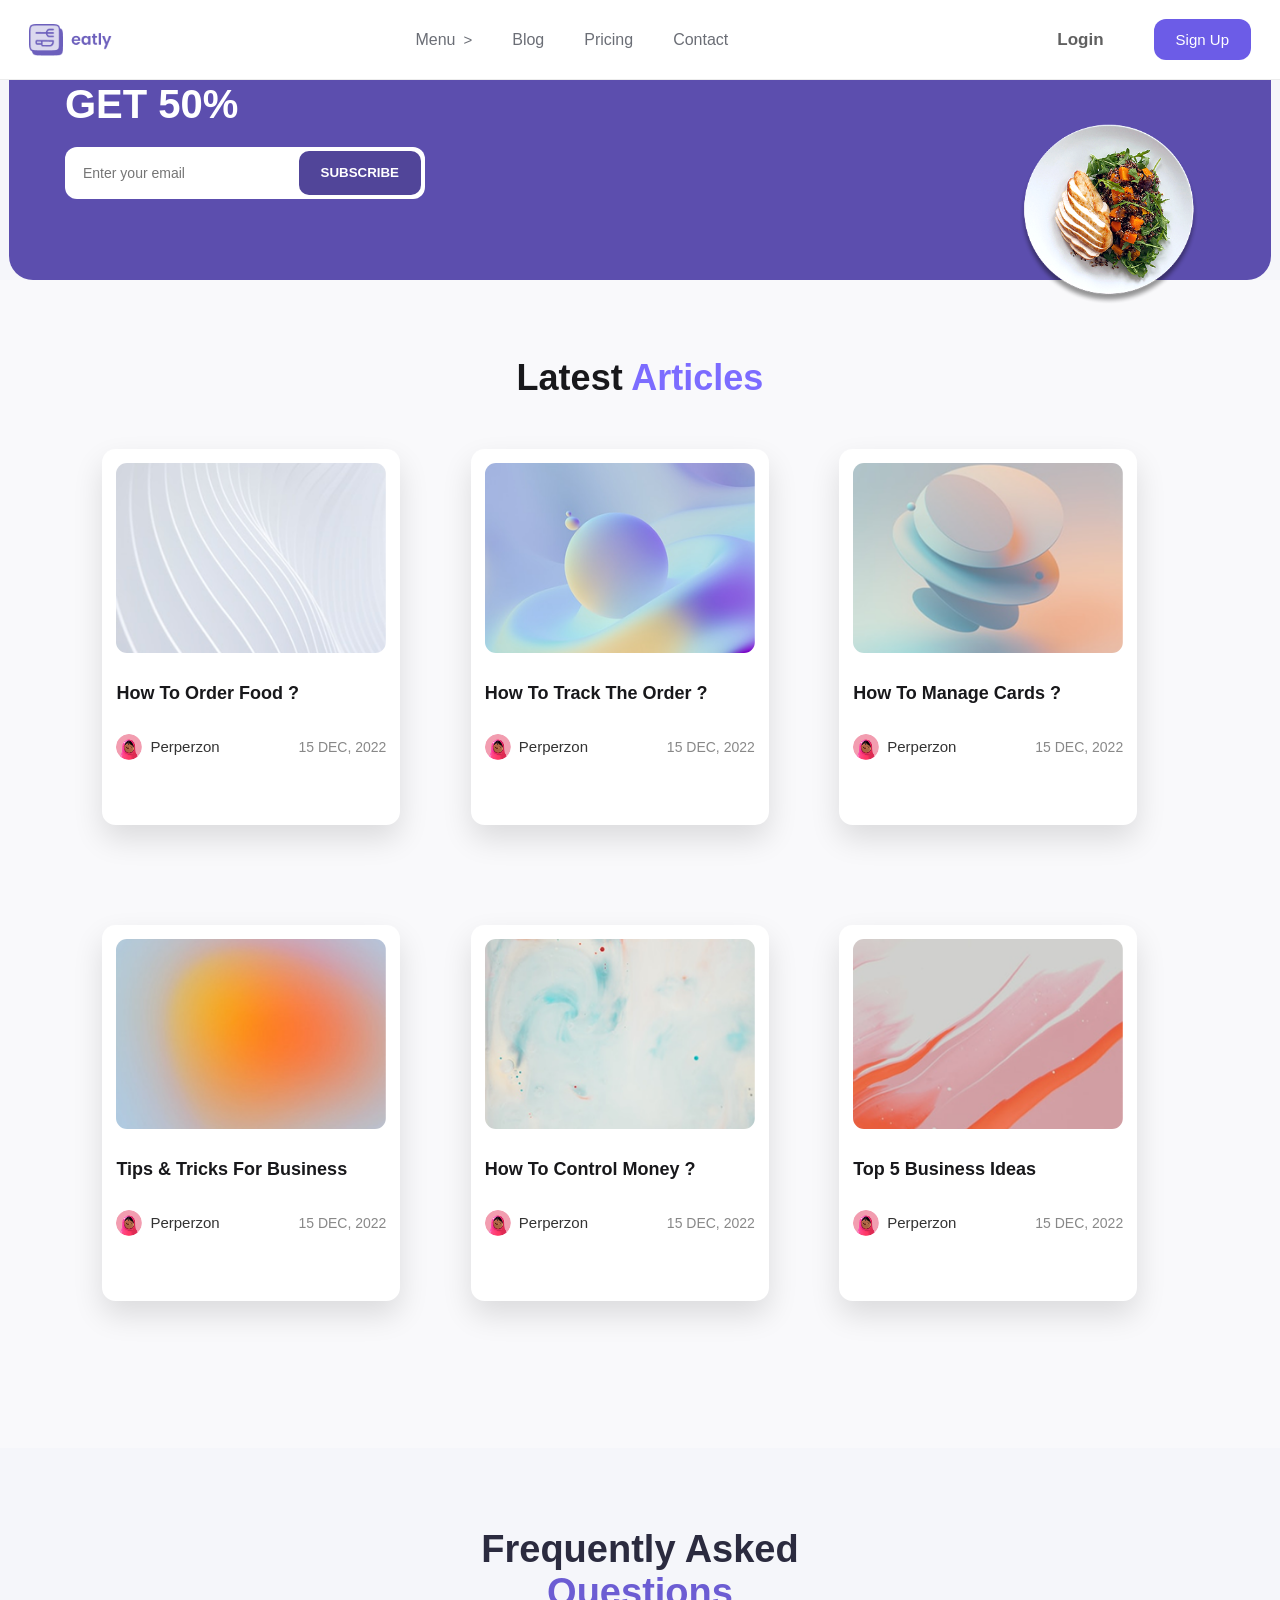
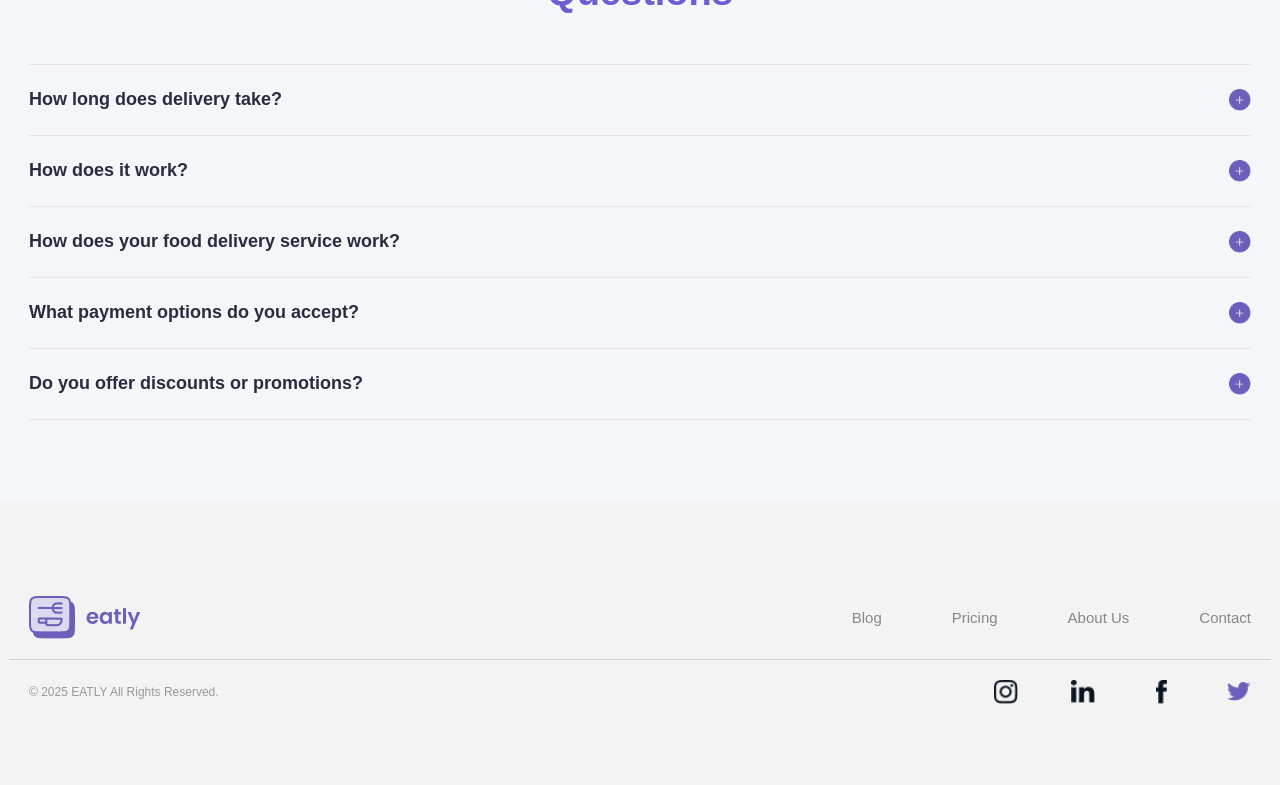
<file: blog.html>
<!DOCTYPE html>
<html lang="en">
<head>
    <meta charset="UTF-8">
    <meta name="viewport" content="width=device-width, initial-scale=1.0">
    <title>Blog</title>
    <link rel="stylesheet" href="./sass/style.css">
    <link rel="icon" href="./assets/images/header/nimadur.png">
</head>
<body>
        <header class="header">
      <div class="container">
        <div class="logo">
          <a href="/">
            <img src="./assets/images/header/eatly-logo copy.png" alt="Logo" />
          </a>
        </div>
        <nav class="nav" id="nav">
          <ul class="nav-list">
            <li class="nav-item dropdown">
              <button class="dropdown-toggle">
                Menu <span class="arrow">&gt;</span>
              </button>
              <ul class="dropdown-menu">
                <li><a href="./menu1.html">Menu 1</a></li>
                <li><a href="./menu2.html">Menu 2</a></li>
                <li><a href="./menu3.html">Menu 3</a></li>
                <li><a href="./blog2.html">Blog 2</a></li>
              </ul>
            </li>
            <li class="nav-item"><a href="./blog.html">Blog</a></li>
            <li class="nav-item"><a href="./pricing.html">Pricing</a></li>
            <li class="nav-item"><a href="./contact.html">Contact</a></li>
          </ul>
         
        </nav>
         
        <div class="auth">
          <a href="./login.html" class="login">Login</a>
          <a href="./sing_up.html" class="signup">Sign Up</a>
        </div>
          <button class="burger-btn">☰</button>
      </div>
       <div class="mobile-menu d-none">
        <ul>
          <li><a href="./menu1.html">Menu 1</a></li>
          <li><a href="./menu2.html">Menu 2</a></li>
          <li><a href="./menu3.html">Menu 3</a></li>
          <li><a href="./blog.html">Blog 1</a></li>
          <li><a href="./blog2.html">Blog 2</a></li>
          <li><a href="./pricing.html">Pricing</a></li>
          <li><a href="./contact.html">Contact</a></li>
        </ul>
        <div class="menu-btn">
          <a href="./login.html" class="login">Login</a>
          <a href="./sing_up.html" class="btn">Sign Up</a>
          
        </div>
      </div>
    </header>
    <main>
        <section class="promo">
        <div class="promo__content">
          <h2>GET 50%</h2>

          <div class="subscribe">
            <input type="email" placeholder="Enter your email" />
            <button>SUBSCRIBE</button>
          </div>
        </div>

        <div class="promo__image">
          <img src="./assets/images/home/tovuqcha.png" alt="Food" />
        </div>
      </section>
     <section class="articles">
  <div class="">
    <h2 class="articles__title">
      Latest <span>Articles</span>
    </h2>

    <div class="articles__grid" id="articlesGrid"></div>
  </div>
</section>

    <section class="faq">
  <div class="faq__container">

    <!-- TITLE -->
    <div class="faq__top">
      <h1 class="faq__title">
        Frequently Asked <br> <span>Questions</span>
      </h1>
    </div>

    <!-- ACCORDION -->
    <div class="faq__accordion">

      <!-- 1 -->
      <div class="faq__item">
        <button class="faq__header">
          <span>How long does delivery take?</span>
          <span class="faq__icons">
            <img src="./assets/images/home-2/plus.png" class="icon-plus" alt="">
            <img src="./assets/images/home-2/minus.png" class="icon-minus" alt="">
          </span>
        </button>
        <div class="faq__body">
          <p>You Can Get Information By Contacting Our Support Team Have 24/7 Service. <br> What’s The Difference Between Free And Paid Plan ?</p>
        </div>
      </div>

      <!-- 2 -->
      <div class="faq__item">
        <button class="faq__header">
          <span>How does it work?</span>
          <span class="faq__icons">
            <img src="./assets/images/home-2/plus.png" class="icon-plus" alt="">
            <img src="./assets/images/home-2/minus.png" class="icon-minus" alt="">
          </span>
        </button>
        <div class="faq__body">
          <p>Using our service is simple and fast. First, choose your favorite restaurant
and select  the food  you want to order. <br>  Then place your order and complete
the payment. Once confirmed,  the restaurant  prepares  your food and our courier
delivers it straight to your door.</p>
        </div>
      </div>

      <!-- 3 -->
      <div class="faq__item">
        <button class="faq__header">
          <span>How does your food delivery service work?</span>
          <span class="faq__icons">
            <img src="./assets/images/home-2/plus.png" class="icon-plus" alt="">
            <img src="./assets/images/home-2/minus.png" class="icon-minus" alt="">
          </span>
        </button>
        <div class="faq__body">
          <p>Our food delivery service connects customers with trusted local restaurants.
After you place an order, the restaurant starts preparing your food immediately. <br>
Once ready, a nearby courier picks it up and delivers it to you as quickly as possible,
ensuring your food arrives fresh and hot.</p>
        </div>
      </div>

      <!-- 4 -->
      <div class="faq__item">
        <button class="faq__header">
          <span>What payment options do you accept?</span>
          <span class="faq__icons">
            <img src="./assets/images/home-2/plus.png" class="icon-plus" alt="">
            <img src="./assets/images/home-2/minus.png" class="icon-minus" alt="">
          </span>
        </button>
        <div class="faq__body">
          <p>We support multiple payment options for your convenience. You can pay using
credit or debit cards, online payment systems, or cash upon delivery. <br>
All online transactions are secured with modern encryption technologies
to keep your payment information safe.</p>
        </div>
      </div>

      <!-- 5 -->
      <div class="faq__item">
        <button class="faq__header">
          <span>Do you offer discounts or promotions?</span>
          <span class="faq__icons">
            <img src="./assets/images/home-2/plus.png" class="icon-plus" alt="">
            <img src="./assets/images/home-2/minus.png" class="icon-minus" alt="">
          </span>
        </button>
        <div class="faq__body">
          <p>Yes, we regularly offer discounts, special promotions, and promo codes.
These may include first-order discounts, <br> seasonal offers, or special deals
from partner restaurants. Follow our updates or check the app to never miss
a great deal.</p>
        </div>
      </div>

    </div>
  </div>
</section>

    </main>
     <footer class="footer">
      <!-- Tepadagi content -->
      <div class="footer__content-top container">
        <!-- Chap ustun tepada: faqat logo -->
        <div class="footer__left-top">
          <img
            src="./assets/images/footer/eatly-logo.png"
            alt="Eatly logo"
            class="footer__logo"
          />
        </div>

        <!-- Ong ustun tepada: nav linklar -->
        <div class="footer__right-top">
          <nav class="footer__menu">
           <a href="./blog.html">Blog</a>
            <a href="./pricing.html">Pricing</a>
            <a href="./pricing.html">About Us</a>
            <a href="./contact.html">Contact</a>
          </nav>
        </div>
      </div>

      <!-- O‘rtadagi gorizontal chiziq -->
      <div class="footer__divider container"></div>

      <!-- Pastdagi content -->
      <div class="footer__content-bottom container">
        <!-- Chap ustun pastda: copyright -->
        <div class="footer__left-bottom">
          <p class="footer__copyright">© 2025 EATLY All Rights Reserved.</p>
        </div>

        <!-- Ong ustun pastda: social ikonlar -->
        <div class="footer__right-bottom">
          <div class="footer__socials">
            <a href="https://www.instagram.com/"
              ><img
                src="./assets/images/footer/instagram-logo.png"
                alt="Instagram"
            /></a>
            <a href="https://www.linkedin.com/"
              ><img
                src="./assets/images/footer/Linkedin-logo.png"
                alt="LinkedIn"
            /></a>
            <a href="https://www.facebook.com/"
              ><img
                src="./assets/images/footer/facebook-logo.png"
                alt="Facebook"
            /></a>
            <a href="https://x.com/"
              ><img src="./assets/images/footer/twitter-logo.png" alt="Twitter"
            /></a>
          </div>
        </div>
      </div>
    </footer>
    <script src="./js/blog.js"></script>
    <script src="./js/header.js"></script>
     <script src="./js/menu1.js"></script>
</body>
</html>
</file>
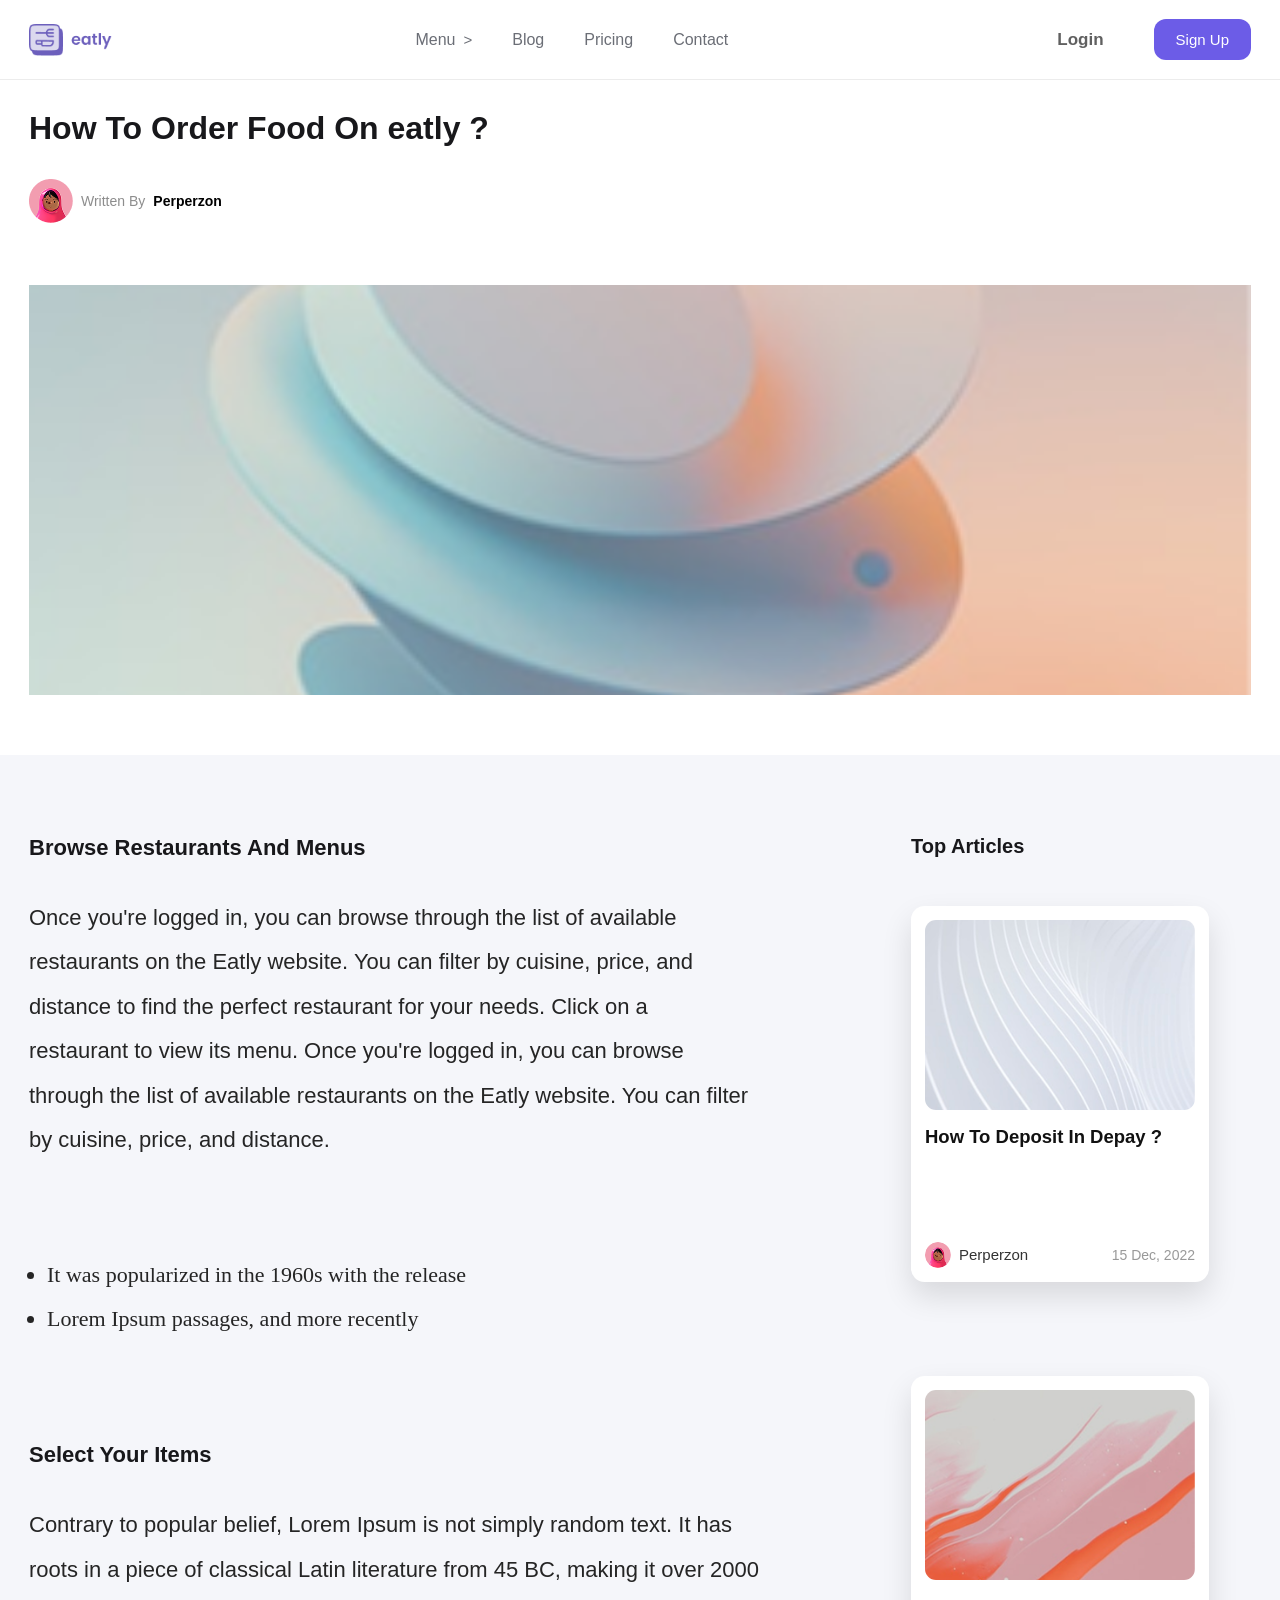
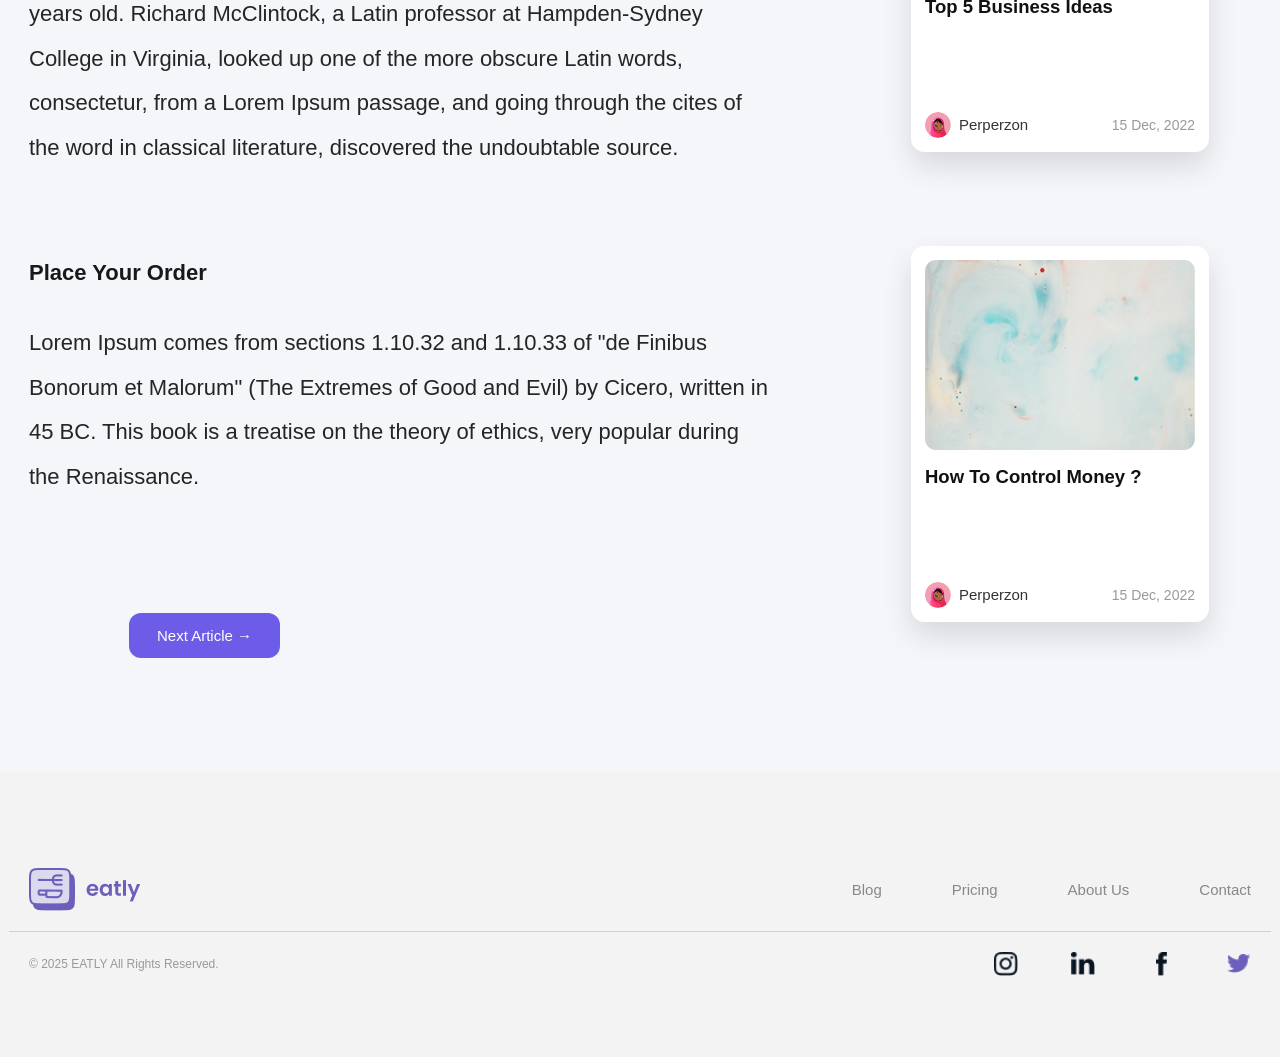
<file: blog2.html>
<!DOCTYPE html>
<html lang="en">
<head>
    <meta charset="UTF-8">
    <meta name="viewport" content="width=device-width, initial-scale=1.0">
    <title>Blog 2</title>
    <link rel="stylesheet" href="./sass/style.css">
    <link rel="icon" href="./assets/images/header/nimadur.png">
</head>
<body>
      <header class="header">
      <div class="container">
        <div class="logo">
          <a href="/">
            <img src="./assets/images/header/eatly-logo copy.png" alt="Logo" />
          </a>
        </div>
        <nav class="nav" id="nav">
          <ul class="nav-list">
            <li class="nav-item dropdown">
              <button class="dropdown-toggle">
                Menu <span class="arrow">&gt;</span>
              </button>
              <ul class="dropdown-menu">
                <li><a href="./menu1.html">Menu 1</a></li>
                <li><a href="./menu2.html">Menu 2</a></li>
                <li><a href="./menu3.html">Menu 3</a></li>
                <li><a href="./blog2.html">Blog 2</a></li>
              </ul>
            </li>
            <li class="nav-item"><a href="./blog.html">Blog</a></li>
            <li class="nav-item"><a href="./pricing.html">Pricing</a></li>
            <li class="nav-item"><a href="./contact.html">Contact</a></li>
          </ul>
         
        </nav>
         
        <div class="auth">
          <a href="./login.html" class="login">Login</a>
          <a href="./sing_up.html" class="signup">Sign Up</a>
        </div>
          <button class="burger-btn">☰</button>
      </div>
       <div class="mobile-menu d-none">
        <ul>
          <li><a href="./menu1.html">Menu 1</a></li>
          <li><a href="./menu2.html">Menu 2</a></li>
          <li><a href="./menu3.html">Menu 3</a></li>
          <li><a href="./blog.html">Blog 1</a></li>
          <li><a href="./blog2.html">Blog 2</a></li>
          <li><a href="./pricing.html">Pricing</a></li>
          <li><a href="./contact.html">Contact</a></li>
        </ul>
        <div class="menu-btn">
          <a href="./login.html" class="login">Login</a>
          <a href="./sing_up.html" class="btn">Sign Up</a>
          
        </div>
      </div>
    </header>
    <main>
        <section class="article-hero">
  <div class="container">

    <h1 class="article-hero__title">
      How To Order Food On eatly ?
    </h1>

    <div class="article-hero__meta">
      <img src="./assets/images/blog/Natasha.png" alt="">
      <span>Written By</span>
      <strong>Perperzon</strong>
    </div>

    <div class="article-hero__image">
      <img src="./assets/images/blog/Naqsh-3.png" alt="">
    </div>

  </div>
</section>
      <section class="article-section">
  <div class="container article-layout">

    <!-- LEFT CONTENT (RASMDAGI TEXTLAR) -->
    <div class="article-text">

      <div class="text-block">
        <h3>Browse Restaurants And Menus</h3>
        <p>
          Once you're logged in, you can browse through the list of available <br> restaurants on the Eatly website. You can filter by cuisine, price, and <br> distance to find the perfect restaurant for your needs. Click on a <br> restaurant to view its menu. Once you're logged in, you can browse <br> through the list of available restaurants on the Eatly website. You can filter <br> by cuisine, price, and distance.
        </p>

        <ul>
          <li>It was popularized in the 1960s with the release</li>
          <li>Lorem Ipsum passages, and more recently</li>
        </ul>
      </div>

      <div class="text-block">
        <h3>Select Your Items</h3>
        <p>
          Contrary to popular belief, Lorem Ipsum is not simply random text. It has <br> roots in a piece of classical Latin literature from 45 BC, making it over 2000 <br> years old. Richard McClintock, a Latin professor at Hampden-Sydney <br> College in Virginia, looked up one of the more obscure Latin words, <br> consectetur, from a Lorem Ipsum passage, and going through the cites of <br> the word in classical literature, discovered the undoubtable source. 
        </p>
      </div>

      <div class="text-block">
        <h3>Place Your Order</h3>
        <p>
          Lorem Ipsum comes from sections 1.10.32 and 1.10.33 of "de Finibus <br> Bonorum et Malorum" (The Extremes of Good and Evil) by Cicero, written in <br> 45 BC. This book is a treatise on the theory of ethics, very popular during <br>  the Renaissance. 
        </p>
      </div>

      <button class="next-article-btn">Next Article →</button>
    </div>

    <!-- RIGHT SIDEBAR (SENING ZOR CARDLAR) -->
  <aside class="article-sidebar">
  <h4 class="sidebar-title">Top Articles</h4>

  <div class="sidebar-cards" id="sidebarCards"></div>
</aside>


      </div>
    </aside>

  </div>
</section>

    </main>
     <footer class="footer">
      <!-- Tepadagi content -->
      <div class="footer__content-top container">
        <!-- Chap ustun tepada: faqat logo -->
        <div class="footer__left-top">
          <img
            src="./assets/images/footer/eatly-logo.png"
            alt="Eatly logo"
            class="footer__logo"
          />
        </div>

        <!-- Ong ustun tepada: nav linklar -->
        <div class="footer__right-top">
          <nav class="footer__menu">
            <a href="./blog.html">Blog</a>
            <a href="./pricing.html">Pricing</a>
            <a href="./pricing.html">About Us</a>
            <a href="./contact.html">Contact</a>
          </nav>
        </div>
      </div>

      <!-- O‘rtadagi gorizontal chiziq -->
      <div class="footer__divider container"></div>

      <!-- Pastdagi content -->
      <div class="footer__content-bottom container">
        <!-- Chap ustun pastda: copyright -->
        <div class="footer__left-bottom">
          <p class="footer__copyright">© 2025 EATLY All Rights Reserved.</p>
        </div>

        <!-- Ong ustun pastda: social ikonlar -->
        <div class="footer__right-bottom">
          <div class="footer__socials">
            <a href="https://www.instagram.com/"
              ><img
                src="./assets/images/footer/instagram-logo.png"
                alt="Instagram"
            /></a>
            <a href="https://www.linkedin.com/"
              ><img
                src="./assets/images/footer/Linkedin-logo.png"
                alt="LinkedIn"
            /></a>
            <a href="https://www.facebook.com/"
              ><img
                src="./assets/images/footer/facebook-logo.png"
                alt="Facebook"
            /></a>
            <a href="https://x.com/"
              ><img src="./assets/images/footer/twitter-logo.png" alt="Twitter"
            /></a>
          </div>
        </div>
      </div>
    </footer>
    <script src="./js/header.js"></script>
    <script src="./js/blog2.js"></script>
</body>
</html>
</file>
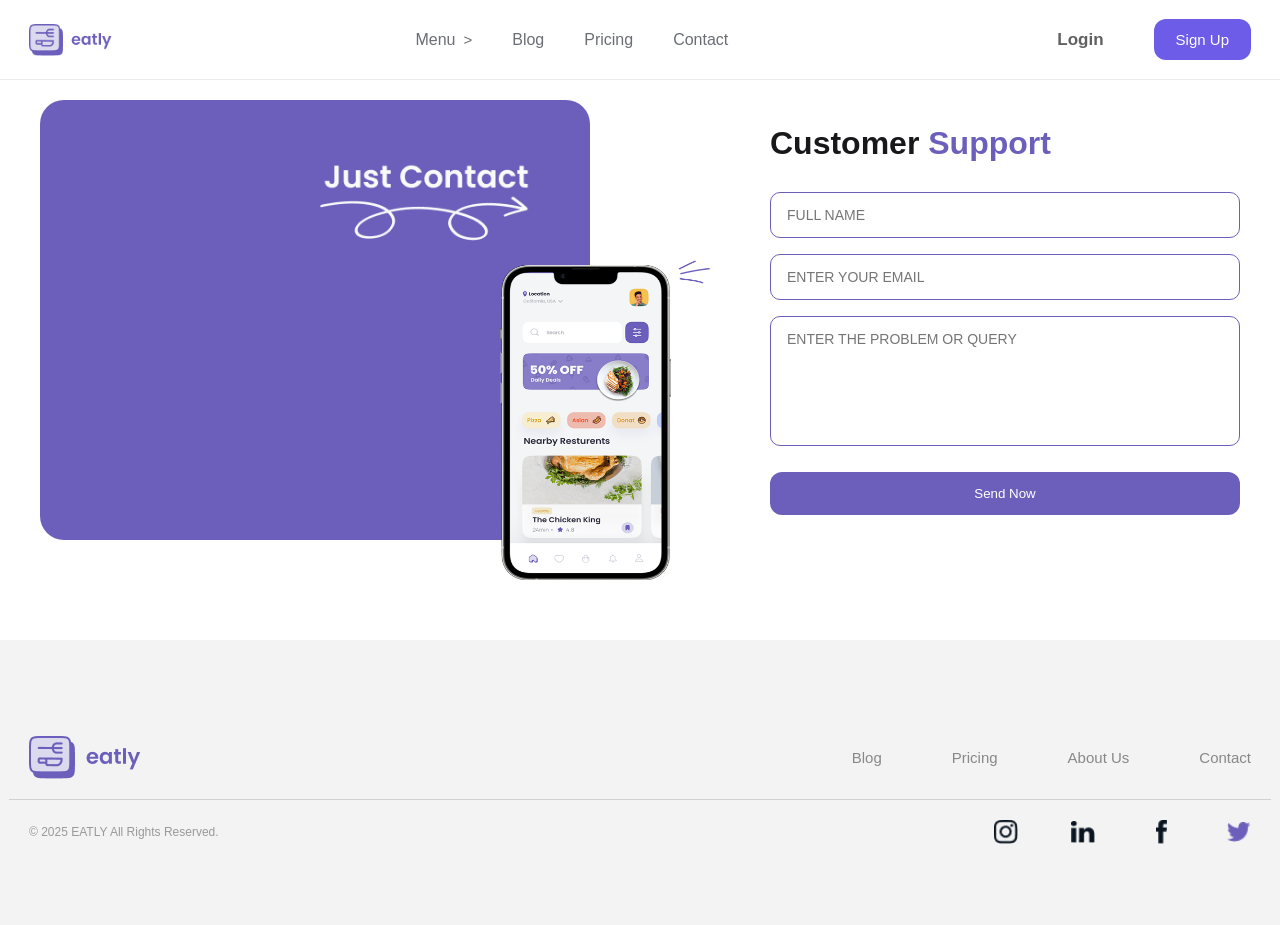
<file: contact.html>
<!DOCTYPE html>
<html lang="en">
<head>
    <meta charset="UTF-8">
    <meta name="viewport" content="width=device-width, initial-scale=1.0">
    <title>Contact</title>
    <link rel="stylesheet" href="./sass/style.css">
    <link rel="icon" href="./assets/images/header/nimadur.png">
</head>
<body>
        <header class="header">
      <div class="container">
        <div class="logo">
          <a href="/">
            <img src="./assets/images/header/eatly-logo copy.png" alt="Logo" />
          </a>
        </div>
        <nav class="nav" id="nav">
          <ul class="nav-list">
            <li class="nav-item dropdown">
              <button class="dropdown-toggle">
                Menu <span class="arrow">&gt;</span>
              </button>
              <ul class="dropdown-menu">
                <li><a href="./menu1.html">Menu 1</a></li>
                <li><a href="./menu2.html">Menu 2</a></li>
                <li><a href="./menu3.html">Menu 3</a></li>
                <li><a href="./blog2.html">Blog 2</a></li>
              </ul>
            </li>
            <li class="nav-item"><a href="./blog.html">Blog</a></li>
            <li class="nav-item"><a href="./pricing.html">Pricing</a></li>
            <li class="nav-item"><a href="./contact.html">Contact</a></li>
          </ul>
         
        </nav>
         
        <div class="auth">
          <a href="./login.html" class="login">Login</a>
          <a href="./sing_up.html" class="signup">Sign Up</a>
        </div>
          <button class="burger-btn">☰</button>
      </div>
       <div class="mobile-menu d-none">
        <ul>
          <li><a href="./menu1.html">Menu 1</a></li>
          <li><a href="./menu2.html">Menu 2</a></li>
          <li><a href="./menu3.html">Menu 3</a></li>
          <li><a href="./blog.html">Blog 1</a></li>
          <li><a href="./blog2.html">Blog 2</a></li>
          <li><a href="./pricing.html">Pricing</a></li>
          <li><a href="./contact.html">Contact</a></li>
        </ul>
        <div class="menu-btn">
          <a href="./login.html" class="login">Login</a>
          <a href="./sing_up.html" class="btn">Sign Up</a>
          
        </div>
      </div>
    </header>
    <main>
        <section class="contact">
  <div class="contact__container">

    <!-- LEFT -->
    <div class="contact__left">

      <!-- JUST CONTACT TEXT (IMAGE) -->
      <img
        class="contact-title-img"
        src="./assets/images/cards/just.png"
        alt="Just Contact"
      />

      <!-- PHONE IMAGE -->
      <img
        class="phone-img"
        src="./assets/images/home/telephone.png"
        alt="Phone Mockup"
      />

   

    </div>

    <!-- RIGHT -->
    <div class="contact__right">
      <h2 class="form-title">
        Customer <span>Support</span>
      </h2>

      <form class="contact-form">
        <input type="text" placeholder="FULL NAME" />
        <input type="email" placeholder="ENTER YOUR EMAIL" />
        <textarea placeholder="ENTER THE PROBLEM OR QUERY"></textarea>
        <button type="submit">Send Now</button>
      </form>
    </div>

  </div>
</section>

    </main>
     <footer class="footer">
      <!-- Tepadagi content -->
      <div class="footer__content-top container">
        <!-- Chap ustun tepada: faqat logo -->
        <div class="footer__left-top">
          <img
            src="./assets/images/footer/eatly-logo.png"
            alt="Eatly logo"
            class="footer__logo"
          />
        </div>

        <!-- Ong ustun tepada: nav linklar -->
        <div class="footer__right-top">
          <nav class="footer__menu">
            <a href="./blog.html">Blog</a>
            <a href="./pricing.html">Pricing</a>
            <a href="./pricing.html">About Us</a>
            <a href="./contact.html">Contact</a>
          </nav>
        </div>
      </div>

      <!-- O‘rtadagi gorizontal chiziq -->
      <div class="footer__divider container"></div>

      <!-- Pastdagi content -->
      <div class="footer__content-bottom container">
        <!-- Chap ustun pastda: copyright -->
        <div class="footer__left-bottom">
          <p class="footer__copyright">© 2025 EATLY All Rights Reserved.</p>
        </div>

        <!-- Ong ustun pastda: social ikonlar -->
        <div class="footer__right-bottom">
          <div class="footer__socials">
            <a href="https://www.instagram.com/"
              ><img
                src="./assets/images/footer/instagram-logo.png"
                alt="Instagram"
            /></a>
            <a href="https://www.linkedin.com/"
              ><img
                src="./assets/images/footer/Linkedin-logo.png"
                alt="LinkedIn"
            /></a>
            <a href="https://www.facebook.com/"
              ><img
                src="./assets/images/footer/facebook-logo.png"
                alt="Facebook"
            /></a>
            <a href="https://x.com/"
              ><img src="./assets/images/footer/twitter-logo.png" alt="Twitter"
            /></a>
          </div>
        </div>
      </div>
    </footer>
    <script src="./js/header.js"></script>
</body>
</html>
</file>
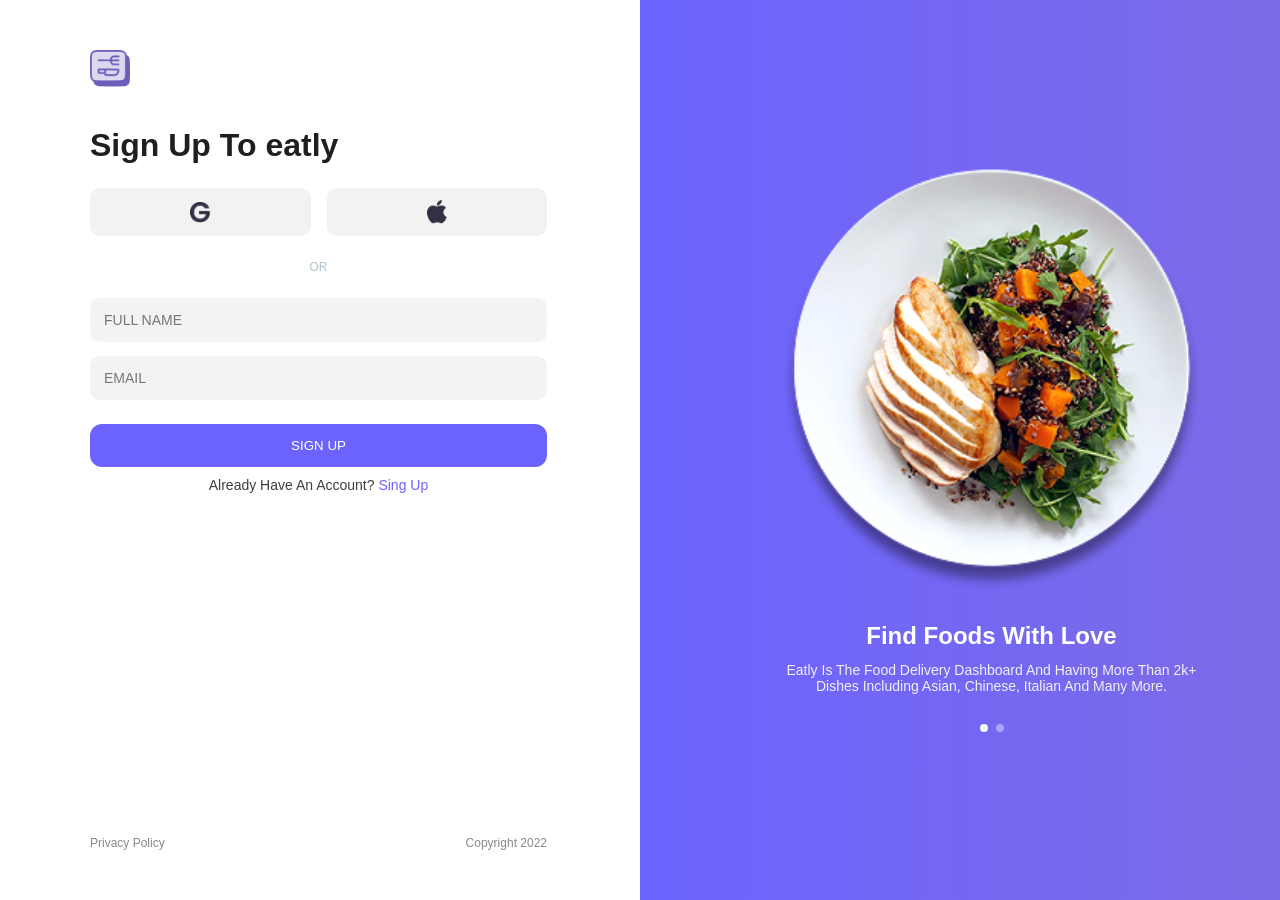
<file: login.html>
<!DOCTYPE html>
<html lang="en">
<head>
    <meta charset="UTF-8">
    <meta name="viewport" content="width=device-width, initial-scale=1.0">
    <title>Login</title>
    <link rel="stylesheet" href="./sass/style.css">
    <link rel="icon" href="./assets/images/header/nimadur.png">
</head>
<body>
     
    <main>
       <section class="u9-auth-wrap">
  <div class="u9-auth-layout">

    <!-- LEFT -->
    <div class="u9-auth-formSide">
     <a href="./index.html"> <img class="u9-auth-logo" src="./assets/images/header/nimadur.png" alt="Logo" /></a>

      <h2 class="u9-auth-title">Sign Up To eatly</h2>

      <div class="u9-auth-socials">
        <button class="u9-auth-socialBtn">
          <img src="./assets/images/cards/google-logo.png" alt="Google" />
        </button>
        <button class="u9-auth-socialBtn">
          <img src="./assets/images/cards/apple-logo.png" alt="Apple" />
        </button>
      </div>

      <span class="u9-auth-divider">OR</span>

      <form class="u9-auth-form">
        <input class="u9-auth-input" type="text" placeholder="FULL NAME" />
        <input class="u9-auth-input" type="email" placeholder="EMAIL" />

        

        <button class="u9-auth-submit">SIGN UP</button>
      </form>

      <p class="u9-auth-loginText">
        Already Have An Account?
        <a class="u9-auth-loginLink" href="./sing_up.html">Sing Up</a>
      </p>

      <div class="u9-auth-footer">
        <span>Privacy Policy</span>
        <span>Copyright 2022</span>
      </div>
    </div>

    <!-- RIGHT -->
    <div class="u9-auth-visualSide">
      <div class="u9-auth-carousel">

        <div class="u9-auth-slide is-active">
          <img class="u9-auth-heroImg" src="./assets/images/home/tovuqcha.png" alt="Hero" />
          <h3 class="u9-auth-slideTitle">Find Foods With Love</h3>
          <p class="u9-auth-slideText">
            Eatly Is The Food Delivery Dashboard And Having More Than 2k+ Dishes
            Including Asian, Chinese, Italian And Many More.
          </p>
        </div>

        <div class="u9-auth-slide">
          <img class="u9-auth-heroImg" src="./assets/images/cards/home.png" alt="Hero" />
          <h3 class="u9-auth-slideTitle">Fast Delivery</h3>
          <p class="u9-auth-slideText">
            Track orders in real time and get your food faster than ever.
          </p>
        </div>

      </div>

      <div class="u9-auth-dots">
        <span class="u9-auth-dot is-active"></span>
        <span class="u9-auth-dot"></span>
      </div>
    </div>

  </div>
</section>


    </main>
    <script src="./js/sing_up.js"></script>
    <script src="./js/header.js"></script>
</body>
</html>
</file>
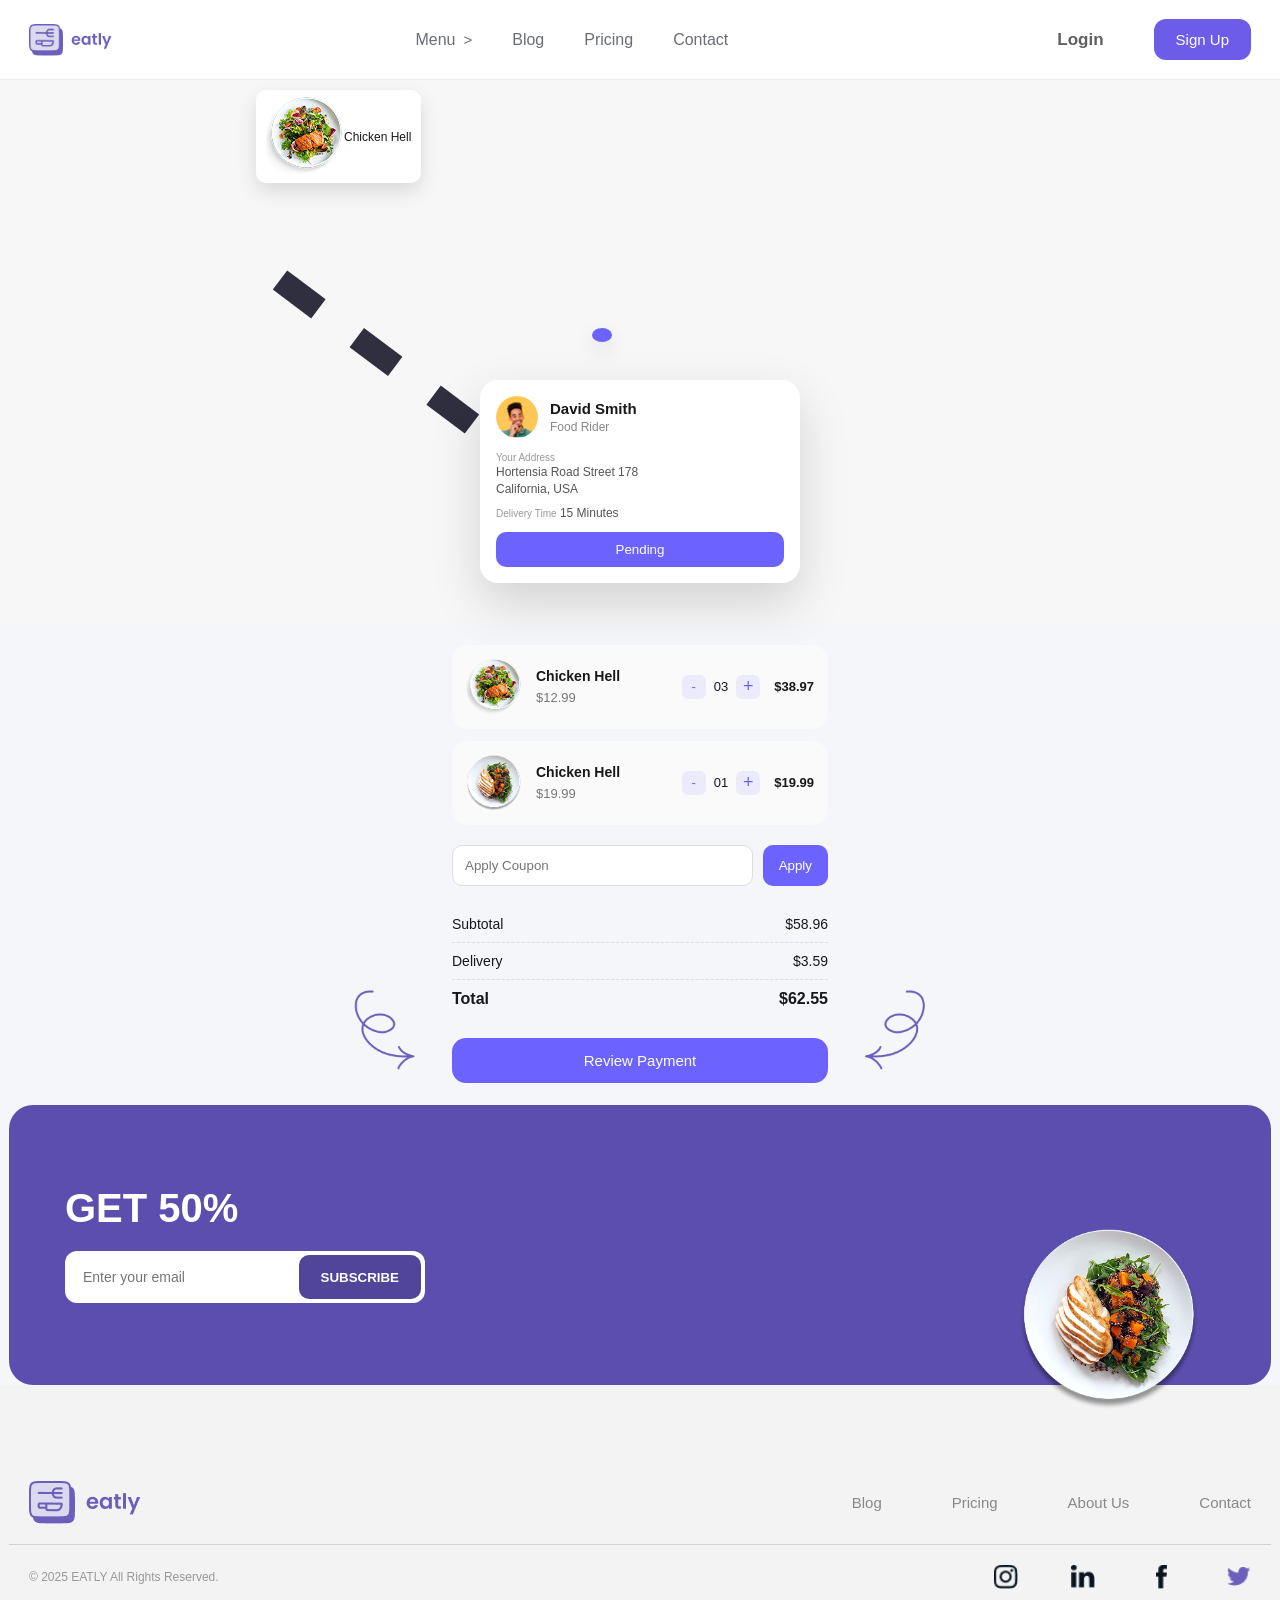
<file: menu3.html>
<!DOCTYPE html>
<html lang="en">
<head>
    <meta charset="UTF-8">
    <meta name="viewport" content="width=device-width, initial-scale=1.0">
    <title>Menu3</title>
    <link rel="stylesheet" href="./sass/style.css">
    <link rel="icon" href="./assets/images/header/nimadur.png">
</head>
<body>
        <header class="header">
      <div class="container">
        <div class="logo">
          <a href="/">
            <img src="./assets/images/header/eatly-logo copy.png" alt="Logo" />
          </a>
        </div>
        <nav class="nav" id="nav">
          <ul class="nav-list">
            <li class="nav-item dropdown">
              <button class="dropdown-toggle">
                Menu <span class="arrow">&gt;</span>
              </button>
              <ul class="dropdown-menu">
                <li><a href="./menu1.html">Menu 1</a></li>
                <li><a href="./menu2.html">Menu 2</a></li>
                <li><a href="./menu3.html">Menu 3</a></li>
                <li><a href="./blog2.html">Blog 2</a></li>
              </ul>
            </li>
            <li class="nav-item"><a href="./blog.html">Blog</a></li>
            <li class="nav-item"><a href="./pricing.html">Pricing</a></li>
            <li class="nav-item"><a href="./contact.html">Contact</a></li>
          </ul>
         
        </nav>
         
        <div class="auth">
          <a href="./login.html" class="login">Login</a>
          <a href="./sing_up.html" class="signup">Sign Up</a>
        </div>
          <button class="burger-btn">☰</button>
      </div>
       <div class="mobile-menu d-none">
        <ul>
          <li><a href="./menu1.html">Menu 1</a></li>
          <li><a href="./menu2.html">Menu 2</a></li>
          <li><a href="./menu3.html">Menu 3</a></li>
          <li><a href="./blog.html">Blog 1</a></li>
          <li><a href="./blog2.html">Blog 2</a></li>
          <li><a href="./pricing.html">Pricing</a></li>
          <li><a href="./contact.html">Contact</a></li>
        </ul>
        <div class="menu-btn">
          <a href="./login.html" class="login">Login</a>
          <a href="./sing_up.html" class="btn">Sign Up</a>
          
        </div>
      </div>
    </header>
    <main>
       <section class="map-section">
  <div class="map-wrapper">
    <!-- MAP -->
    <iframe
      class="map-iframe"
      src="https://www.google.com/maps?q=Uzbekistan,USA&z=14&output=embed"
      loading="lazy"
      referrerpolicy="no-referrer-when-downgrade">
    </iframe>
<!-- Al Mehwar Al Markazi Al Nassr St,First 6th of October, Giza Governorate, Египет -->
    <!-- ROUTE (fake visual line) -->
    <svg class="route" viewBox="0 0 100 100" preserveAspectRatio="none">
      <path d="M20 20 L40 35 L60 60" />
    </svg>

    <!-- RESTAURANT -->
    <div class="marker restaurant">
      <img src="./assets/images/home/lasos-logo.png" alt=""> Chicken Hell
    </div>

    <!-- USER -->
    <div class="marker user"></div>
  </div>

  <!-- RIDER CARD -->
  <div class="rider-card">
    <div class="rider-header">
      <img src="./assets/images/home-2/David.png" alt="">
      <div>
        <h4>David Smith</h4>
        <span>Food Rider</span>
      </div>
    </div>

    <div class="rider-info">
      <div>
        <small>Your Address</small>
        <p>Hortensia Road Street 178<br>California, USA</p>
      </div>

      <div class="delivery">
        <small>Delivery Time</small>
        <span>15 Minutes</span>
      </div>
    </div>

    <button class="status">Pending</button>
  </div>
</section>
<section class="checkout container">

  <!-- LEFT CURL IMAGE -->
  <img
    src="./assets/images/home-2/arrow-1.png"
    alt="curve left"
    class="curl curl-left"
  />

  <!-- CARD -->
  <div class="checkout-card">
    <!-- ITEMS -->
    <div id="cartItems"></div>

    <!-- COUPON -->
    <div class="coupon">
  <input type="text" id="couponInput" placeholder="Apply Coupon">
  <button id="applyCoupon">Apply</button>
</div>


    <!-- SUMMARY -->
    <div class="summary">
      <div class="row">
        <span>Subtotal</span>
        <span id="subtotal">$0.00</span>
      </div>
      <div class="row">
        <span>Delivery</span>
        <span>$3.59</span>
      </div>
      <div class="row total">
        <span>Total</span>
        <span id="total">$0.00</span>
      </div>
    </div>

   <button class="pay-btn" id="payBtn">Review Payment</button>
  </div>

  <!-- RIGHT CURL IMAGE -->
  <img
    src="./assets/images/home-2/arrow-2.png"
    alt="curve right"
    class="curl curl-right"
  />

</section>
 <section class="promo">
        <div class="promo__content">
          <h2>GET 50%</h2>

          <div class="subscribe">
            <input type="email" placeholder="Enter your email" />
            <button>SUBSCRIBE</button>
          </div>
        </div>

        <div class="promo__image">
          <img src="./assets/images/home/tovuqcha.png" alt="Food" />
        </div>
      </section>
    </main>
     <footer class="footer">
      <!-- Tepadagi content -->
      <div class="footer__content-top container">
        <!-- Chap ustun tepada: faqat logo -->
        <div class="footer__left-top">
          <img
            src="./assets/images/footer/eatly-logo.png"
            alt="Eatly logo"
            class="footer__logo"
          />
        </div>

        <!-- Ong ustun tepada: nav linklar -->
        <div class="footer__right-top">
          <nav class="footer__menu">
           <a href="./blog.html">Blog</a>
            <a href="./pricing.html">Pricing</a>
            <a href="./pricing.html">About Us</a>
            <a href="./contact.html">Contact</a>
          </nav>
        </div>
      </div>

      <!-- O‘rtadagi gorizontal chiziq -->
      <div class="footer__divider container"></div>

      <!-- Pastdagi content -->
      <div class="footer__content-bottom container">
        <!-- Chap ustun pastda: copyright -->
        <div class="footer__left-bottom">
          <p class="footer__copyright">© 2025 EATLY All Rights Reserved.</p>
        </div>

        <!-- Ong ustun pastda: social ikonlar -->
        <div class="footer__right-bottom">
          <div class="footer__socials">
            <a href="https://www.instagram.com/"
              ><img
                src="./assets/images/footer/instagram-logo.png"
                alt="Instagram"
            /></a>
            <a href="https://www.linkedin.com/"
              ><img
                src="./assets/images/footer/Linkedin-logo.png"
                alt="LinkedIn"
            /></a>
            <a href="https://www.facebook.com/"
              ><img
                src="./assets/images/footer/facebook-logo.png"
                alt="Facebook"
            /></a>
            <a href="https://x.com/"
              ><img src="./assets/images/footer/twitter-logo.png" alt="Twitter"
            /></a>
          </div>
        </div>
      </div>
    </footer>
    <script src="./js/menu3.js"></script>
    <script src="./js/header.js"></script>
</body>
</html>
</file>
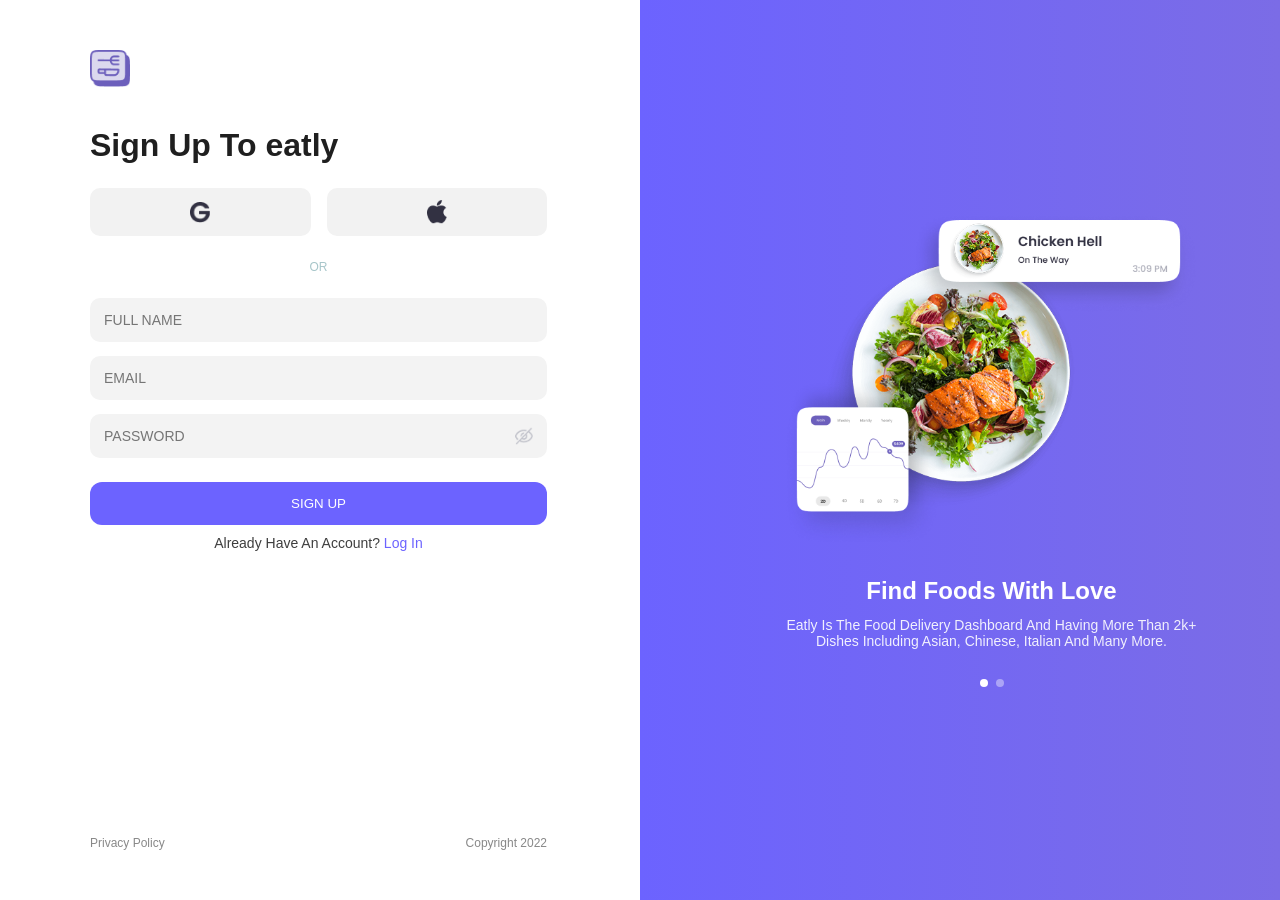
<file: sing_up.html>
<!DOCTYPE html>
<html lang="en">
<head>
    <meta charset="UTF-8">
    <meta name="viewport" content="width=device-width, initial-scale=1.0">
    <title>Sing Up</title>
    <link rel="stylesheet" href="./sass/style.css">
    <link rel="icon" href="./assets/images/header/nimadur.png">
</head>
<body>
   
    <main>
       <section class="u9-auth-wrap">
  <div class="u9-auth-layout">

    <!-- LEFT -->
    <div class="u9-auth-formSide">
     <a href="./index.html"> <img class="u9-auth-logo" src="./assets/images/header/nimadur.png" alt="Logo" /></a>

      <h2 class="u9-auth-title">Sign Up To eatly</h2>

      <div class="u9-auth-socials">
        <button class="u9-auth-socialBtn">
          <img src="./assets/images/cards/google-logo.png" alt="Google" />
        </button>
        <button class="u9-auth-socialBtn">
          <img src="./assets/images/cards/apple-logo.png" alt="Apple" />
        </button>
      </div>

      <span class="u9-auth-divider">OR</span>

      <form class="u9-auth-form">
        <input class="u9-auth-input" type="text" placeholder="FULL NAME" />
        <input class="u9-auth-input" type="email" placeholder="EMAIL" />

        <div class="u9-auth-passwordBox">
          <input class="u9-auth-input" type="password" placeholder="PASSWORD" />
          <img
            class="u9-auth-eyeIcon"
            src="./assets/images/cards/see.png"
            alt="Show"
          />
        </div>

        <button class="u9-auth-submit">SIGN UP</button>
      </form>

      <p class="u9-auth-loginText">
        Already Have An Account?
        <a class="u9-auth-loginLink" href="./login.html">Log In</a>
      </p>

      <div class="u9-auth-footer">
        <span>Privacy Policy</span>
        <span>Copyright 2022</span>
      </div>
    </div>

    <!-- RIGHT -->
    <div class="u9-auth-visualSide">
      <div class="u9-auth-carousel">

        <div class="u9-auth-slide is-active">
          <img class="u9-auth-heroImg" src="./assets/images/cards/home.png" alt="Hero" />
          <h3 class="u9-auth-slideTitle">Find Foods With Love</h3>
          <p class="u9-auth-slideText">
            Eatly Is The Food Delivery Dashboard And Having More Than 2k+ Dishes
            Including Asian, Chinese, Italian And Many More.
          </p>
        </div>

        <div class="u9-auth-slide">
          <img class="u9-auth-heroImg" src="./assets/images/home/tovuqcha.png" alt="Hero" />
          <h3 class="u9-auth-slideTitle">Fast Delivery</h3>
          <p class="u9-auth-slideText">
            Track orders in real time and get your food faster than ever.
          </p>
        </div>

      </div>

      <div class="u9-auth-dots">
        <span class="u9-auth-dot is-active"></span>
        <span class="u9-auth-dot"></span>
      </div>
    </div>

  </div>
</section>


    </main>
    <script src="./js/sing_up.js"></script>
    <script src="./js/header.js"></script>
</body>
</html>
</file>
<file: sass/style.css>
@charset "UTF-8";
.container {
  width: 100%;
  max-width: 1262px;
  margin-left: auto;
  margin-right: auto;
  padding-left: 16px;
  padding-right: 16px;
  box-sizing: border-box;
}
@media (max-width: 1200px) {
  .container {
    max-width: 1140px;
  }
}
@media (max-width: 992px) {
  .container {
    max-width: 960px;
  }
}
@media (max-width: 768px) {
  .container {
    max-width: 720px;
    padding-left: 12px;
    padding-right: 12px;
  }
}
@media (max-width: 576px) {
  .container {
    max-width: 100%;
    padding-left: 8px;
    padding-right: 8px;
  }
}

* {
  margin: 0;
  padding: 0;
  box-sizing: border-box;
}

body {
  font-family: Inter, system-ui, sans-serif;
  background: #fff;
} /* HEADER */
.header {
  position: fixed;
  width: 100%;
  z-index: 2;
  height: 80px;
  background: #fff;
  border-bottom: 1px solid #ececec;
  display: flex;
  align-items: center;
  justify-content: space-around;
} /* CONTAINER – 1440 design */
.container {
  max-width: 1262px;
  height: 100%;
  margin: 0 auto;
  padding: 0 60px;
  display: flex;
  align-items: center;
  justify-content: space-between;
} /* LOGO */
.logo img {
  height: 32px;
  display: block;
} /* NAV */
.nav-list {
  list-style: none;
  display: flex;
  align-items: center;
  gap: 40px;
}

.nav-item a,
.dropdown-toggle {
  font-size: 16px;
  font-weight: 500;
  color: #6b6e76;
  text-decoration: none;
  background: none;
  border: none;
  cursor: pointer;
}

.nav-item a:hover,
.dropdown-toggle:hover {
  color: #2d2f36;
} /* DROPDOWN */
.dropdown {
  position: relative;
}

.dropdown-toggle {
  display: flex;
  align-items: center;
  gap: 8px;
}

.arrow {
  font-size: 15px;
  transition: transform 0.25s ease;
}

.dropdown.active .arrow {
  transform: rotate(90deg);
}

.dropdown-menu {
  position: absolute;
  top: calc(100% + 14px);
  left: 0;
  width: 220px;
  background: #fff;
  border: 1px solid #ececec;
  border-radius: 12px;
  box-shadow: 0 14px 34px rgba(0, 0, 0, 0.08);
  padding: 8px 0;
  display: none;
}
.dropdown-menu li a {
  display: block;
  padding: 14px 18px;
  font-size: 15px;
  font-weight: 500;
  color: #2d2f36;
}
.dropdown-menu li a:hover {
  background: #f6f7ff;
}

.dropdown.active .dropdown-menu {
  display: block;
} /* AUTH */
.auth {
  display: flex;
  align-items: center;
  gap: 24px;
}

.login {
  font-size: 16px;
  font-weight: 500;
  color: #2d2f36;
  text-decoration: none;
}

.signup {
  font-size: 15px;
  font-weight: 500;
  color: #fff;
  background: #6c5ce7;
  padding: 12px 22px;
  border-radius: 12px;
  text-decoration: none;
}

.login {
  padding: 17.83px 26px;
  color: #606060;
  font-size: 17px;
  font-weight: 700;
}

.btn {
  background: #6C5FBC;
  color: #F9F9F9;
  font-size: 17.83px;
  font-weight: 700;
  padding: 17px 26px;
  border-radius: 20px;
  text-decoration: none;
}

.burger-btn {
  display: none;
  font-size: 26px;
  background: none;
  border: none;
  cursor: pointer;
}

.mobile-menu {
  background: #fff;
  padding: 20px;
  position: fixed;
  top: 80px;
  width: 100%;
}
.mobile-menu .menu-btn {
  display: flex;
  align-items: center;
  justify-content: center;
  margin: 0 auto;
}
.mobile-menu ul {
  list-style: none;
  display: flex;
  justify-content: space-around;
  margin-bottom: 20px;
}
.mobile-menu ul li {
  display: inline-block;
}
.mobile-menu ul li a {
  text-decoration: none;
  font-size: 17.83px;
  font-weight: 600;
  color: #606060;
}
.mobile-menu ul li a:hover {
  color: #6C5FBC;
}

.d-none {
  display: none;
}

@media (max-width: 1024px) {
  .container {
    padding: 0 32px;
  }
}
@media (max-width: 768px) {
  .nav {
    display: none;
    position: absolute;
    top: 80px;
    left: 0;
    width: 100%;
    background: #fff;
  }
  .burger-btn {
    display: flex;
  }
  .mobile-menu ul {
    text-align: center;
    flex-wrap: wrap;
  }
  .mobile-menu ul li {
    flex: 1 1 80px;
    margin-bottom: 20px;
  }
  .nav.active {
    display: block;
  }
  .nav-list {
    flex-direction: column;
    padding: 20px;
    gap: 24px;
  }
  .auth {
    display: none;
  }
}
.loading {
  position: fixed;
  inset: 0;
  display: flex;
  align-items: center;
  justify-content: center;
  -webkit-backdrop-filter: blur(60px);
          backdrop-filter: blur(60px);
  background-color: rgba(0, 0, 0, 0.55);
  z-index: 50;
  opacity: 1;
}

.loading-hidden {
  opacity: 0;
  z-index: -10;
}

.loader {
  color: #ffffff;
  display: inline-block;
  position: relative;
  font-size: 48px;
  font-family: Arial, Helvetica, sans-serif;
  box-sizing: border-box;
}

.loader::after {
  content: "";
  width: 5px;
  height: 5px;
  background: currentColor;
  position: absolute;
  bottom: 10px;
  right: -5px;
  box-sizing: border-box;
  animation: animloader 1s linear infinite;
}

@keyframes animloader {
  0% {
    box-shadow: 10px 0 rgba(255, 255, 255, 0), 20px 0 rgba(255, 255, 255, 0);
  }
  50% {
    box-shadow: 10px 0 white, 20px 0 rgba(255, 255, 255, 0);
  }
  100% {
    box-shadow: 10px 0 white, 20px 0 white;
  }
}
.footer {
  margin: 0 auto;
  padding: 96px 0px 81px 0px;
  font-family: Arial, sans-serif;
  font-size: 14px;
  background-color: #f3f3f3;
  display: flex;
  flex-direction: column;
  gap: 20px;
}
.footer__content-top, .footer__content-bottom {
  display: flex;
  justify-content: space-between;
  align-items: center;
}
.footer .footer__logo {
  width: 100%;
}
.footer__menu {
  display: flex;
  gap: 70px;
}
.footer__menu a {
  text-decoration: none;
  color: #888;
  font-size: 15px;
}
.footer__menu a:hover {
  color: #6254f3;
}
.footer__socials {
  display: flex;
  gap: 53.8px;
}
.footer__socials a {
  width: 24px;
  height: 24px;
}
.footer__socials a img {
  width: 100%;
  height: 100%;
  -o-object-fit: contain;
     object-fit: contain;
}
.footer__divider {
  width: 1262px;
  height: 1px;
  background-color: #d1d1d1;
}
.footer__copyright {
  font-size: 12px;
  color: #999;
}
@media (max-width: 1440px) {
  .footer__divider {
    width: 100%;
  }
}
@media (max-width: 1024px) {
  .footer .footer {
    padding: 20px;
  }
  .footer .footer__content-top, .footer .footer__content-bottom {
    flex-direction: column;
    align-items: flex-start;
    gap: 20px;
  }
  .footer .footer__menu {
    flex-wrap: wrap;
    gap: 20px;
  }
  .footer .footer__socials {
    gap: 12px;
  }
  .footer .footer__divider {
    margin: 15px 0;
    width: 100%;
  }
}
@media (max-width: 768px) {
  .footer .footer {
    padding: 15px;
  }
  .footer .footer__content-top, .footer .footer__content-bottom {
    align-items: center;
    text-align: center;
  }
  .footer .footer__menu {
    flex-direction: column;
    gap: 10px;
  }
  .footer .footer__socials {
    justify-content: center;
    gap: 10px;
  }
  .footer .footer__divider {
    margin: 10px 0;
  }
}
@media (max-width: 480px) {
  .footer .footer {
    padding: 10px;
  }
  .footer .footer__menu {
    gap: 8px;
    font-size: 13px;
  }
  .footer .footer__socials {
    gap: 8px;
  }
  .footer .footer .footer__logo {
    width: 28px;
    height: 28px;
  }
  .footer .footer__divider {
    margin: 8px 0;
    width: 100%;
  }
}

:root {
  --primary: #6C5CE7;
  --primary-soft: #ECE9FF;
  --black: #18181B;
  --gray: #7C7C88;
  --container: 1262px;
}

* {
  margin: 0;
  padding: 0;
  box-sizing: border-box;
  font-family: Inter, system-ui, sans-serif;
}

body {
  background: #fff;
  color: var(--black);
}

/* ===== HERO ===== */
.hero {
  padding: 96px 20px;
}

.hero__container {
  max-width: 1262px;
  margin: auto;
  display: grid;
  grid-template-columns: 1.1fr 0.9fr;
  gap: 80px;
  align-items: center;
}

/* LEFT */
.hero__badge {
  font-size: 12px;
  letter-spacing: 1.5px;
  color: #B3B3C2;
  margin-bottom: 18px;
  display: inline-block;
}

.hero__title {
  font-size: 60px;
  line-height: 1.1;
  font-weight: 800;
  margin-bottom: 26px;
}

.hero__title span {
  color: var(--primary);
}

.hero__buttons p {
  color: var(--primary);
}

.hero__desc {
  font-size: 15px;
  line-height: 1.75;
  color: var(--gray);
  max-width: 500px;
  margin-bottom: 36px;
}

.hero__buttons {
  display: flex;
  gap: 18px;
  margin-bottom: 36px;
}

.btn {
  padding: 15px 32px;
  border-radius: 16px;
  font-size: 14px;
  font-weight: 600;
  cursor: pointer;
  transition: 0.3s;
}

.btn.primary {
  background: var(--primary);
  color: #fff;
  border: none;
}

.btn.primary:hover {
  box-shadow: 0 16px 40px rgba(108, 92, 231, 0.35);
  transform: translateY(-2px);
}

.btn.outline {
  background: transparent;
  border: 1.5px solid var(--primary);
  color: var(--primary);
}

.btn.outline:hover {
  background: var(--primary-soft);
}

/* LOGO + STARS */
.hero__rating {
  display: flex;
  align-items: center;
  gap: 8px;
  font-size: 14px;
  color: var(--gray);
}

.hero__rating img {
  height: 20px;
  -o-object-fit: contain;
     object-fit: contain;
}

.hero__rating span:last-child {
  color: var(--black);
  font-weight: 600;
}

/* RIGHT */
.hero__image {
  position: relative;
  display: flex;
  justify-content: center;
}

.hero__image img {
  width: 100%;
}

/* FLOAT CARD */
.hero__float strong {
  display: block;
}

.hero__float small {
  color: var(--gray);
}

/* RESPONSIVE */
@media (max-width: 1024px) {
  .hero__title {
    font-size: 50px;
  }
}
@media (max-width: 900px) {
  .hero__container {
    grid-template-columns: 1fr;
    text-align: center;
  }
  .hero__desc {
    margin: 0px;
  }
  .hero__buttons,
  .hero__rating {
    justify-content: center;
  }
  .hero__float {
    right: 50%;
    transform: translateX(50%);
  }
}
:root {
  --container: 1262px;
  --white: #ffffff;
  --line: rgba(255,255,255,.15);
}

/* ===== STATS SECTION ===== */
.stats {
  background: url("../assets/images/home/bg.png") center/cover no-repeat;
  padding: 70px 0;
  color: var(--white);
}

.stats__container {
  max-width: var(--container);
  margin: auto;
  display: grid;
  grid-template-columns: repeat(3, 1fr);
  position: relative;
}

/* VERTICAL LINES */
.stats__container::before,
.stats__container::after {
  content: "";
  position: absolute;
  top: 0;
  bottom: 0;
  width: 1px;
  background: var(--line);
}

.stats__container::before {
  left: 33.333%;
}

.stats__container::after {
  left: 66.666%;
}

/* ITEM */
.stats__item {
  text-align: center;
  padding: 10px 20px;
}

/* NUMBER */
.stats__number {
  font-size: 40px;
  font-weight: 800;
  margin-bottom: 12px;
  letter-spacing: 0.3px;
}

/* TEXT */
.stats__title {
  font-size: 13px;
  font-weight: 600;
  margin-bottom: 4px;
}

.stats__desc {
  font-size: 12px;
  opacity: 0.85;
}

/* RESPONSIVE */
@media (max-width: 900px) {
  .stats__container {
    grid-template-columns: 1fr;
  }
  .stats__container::before,
  .stats__container::after {
    display: none;
  }
  .stats__item {
    padding: 20px 0;
  }
}
/* CONTAINER */
.container {
  max-width: 1262px;
  margin: 0 auto;
  padding: 0 20px;
}

.proDash {
  padding: 90px 0;
  background: #fafafa;
  font-family: Inter, sans-serif;
}

/* GRID */
.proDash__grid {
  display: flex;
  align-items: flex-start;
  gap: 120px;
}

/* LEFT */
.proDash__left {
  max-width: 520px;
}

.proDash__title {
  font-size: 40px;
  line-height: 1.25;
  font-weight: 700;
  margin-bottom: 42px;
}
.proDash__title span {
  color: #7c3aed;
}

.proDash__orders {
  display: flex;
  flex-direction: column;
  gap: 16px;
}

/* ORDER CARD */
.proDash__order {
  display: flex;
  align-items: center;
  gap: 14px;
  padding: 14px 18px;
  background: #fff;
  border-radius: 16px;
  box-shadow: 0 8px 24px rgba(0, 0, 0, 0.06);
  transition: 0.25s ease;
  cursor: pointer;
}

.proDash__order:hover {
  transform: translateY(-3px);
  box-shadow: 0 18px 40px rgba(0, 0, 0, 0.12);
}

.proDash__orderImg {
  width: 48px;
  height: 48px;
  border-radius: 50%;
  overflow: hidden;
  background: #eee;
  flex-shrink: 0;
}

.proDash__orderImg img {
  width: 100%;
  height: 100%;
  -o-object-fit: cover;
     object-fit: cover;
}

.proDash__order h4 {
  font-size: 14px;
}

.proDash__order p {
  font-size: 12px;
  color: #8a8a8a;
}

/* RIGHT */
.proDash__right {
  flex-shrink: 0;
}

.proDash__card {
  width: 360px;
  padding: 30px;
  background: #fff;
  border-radius: 24px;
  box-shadow: 0 40px 80px rgba(0, 0, 0, 0.12);
  transition: 0.3s ease;
}

.proDash__card:hover {
  transform: translateY(-4px);
}

/* CARD TOP */
.proDash__cardTop {
  display: flex;
  align-items: center;
  gap: 16px;
  margin-bottom: 28px;
}

.proDash__cardTop h3 {
  font-size: 16px;
  font-weight: 600;
}

.proDash__cardTop select {
  margin-left: auto;
  font-size: 12px;
  padding: 6px 12px;
  border-radius: 10px;
  border: 1px solid #ececec;
}

/* STATS */
.proDash__stats {
  display: flex;
  flex-direction: column;
  gap: 18px;
}

.proDash__stat {
  padding: 18px;
  background: #fafafa;
  border-radius: 16px;
  transition: 0.25s ease;
  cursor: pointer;
}

.proDash__stat:hover {
  background: #f4f3ff;
}

.proDash__statTop {
  display: flex;
  align-items: center;
  gap: 12px;
}

.proDash__icon {
  width: 34px;
  height: 34px;
  border-radius: 10px;
  background: #ede9fe;
  display: flex;
  align-items: center;
  justify-content: center;
}

.proDash__icon img {
  width: 18px;
}

.proDash__statText {
  flex: 1;
}

.proDash__statText h4 {
  font-size: 13px;
  font-weight: 600;
}

.proDash__statText small {
  font-size: 11px;
  color: #8a8a8a;
}

.proDash__price {
  font-size: 14px;
  font-weight: 600;
}

.proDash__bar {
  height: 6px;
  background: #e5e5e5;
  border-radius: 999px;
  margin-top: 12px;
  overflow: hidden;
}

.proDash__fill {
  height: 100%;
  border-radius: 999px;
  transition: width 0.7s ease;
}

/* RESPONSIVE */
@media (max-width: 900px) {
  .proDash__grid {
    flex-direction: column;
    gap: 60px;
  }
  .proDash__card {
    width: 100%;
  }
}
.csay {
  background: linear-gradient(180deg, #fff, #f3f3f8);
  padding: 80px 0;
}

.csay__container {
  max-width: 1200px;
  margin: auto;
  padding: 0 20px;
}

.csay__title {
  text-align: center;
  font-size: 36px;
  margin-bottom: 50px;
}
.csay__title span {
  color: #6a5cff;
}

.csay__viewport {
  overflow: hidden;
}

.csay__track {
  display: flex;
  gap: 24px;
  transition: transform 0.6s ease;
}

.csay__card {
  min-width: calc(33.333% - 16px);
  background: #fff;
  padding: 28px;
  border-radius: 16px;
  box-shadow: 0 20px 40px rgba(0, 0, 0, 0.08);
}

.csay__user {
  display: flex;
  align-items: center;
  gap: 14px;
  margin-bottom: 16px;
}
.csay__user img {
  width: 48px;
  height: 48px;
  border-radius: 50%;
  -o-object-fit: cover;
     object-fit: cover;
}
.csay__user h4 {
  font-size: 16px;
  margin: 0;
}
.csay__user p {
  font-size: 12px;
  color: #777;
}

.csay__text {
  font-size: 14px;
  line-height: 1.6;
  color: #555;
  margin-bottom: 20px;
}

.csay__stars {
  color: #ffb400;
  font-size: 18px;
}

/* PAGINATION */
.csay__pagination {
  display: flex;
  justify-content: center;
  gap: 10px;
  margin-top: 30px;
}
.csay__pagination button {
  width: 40px;
  height: 6px;
  border-radius: 4px;
  border: none;
  background: #d0cdf0;
  cursor: pointer;
}
.csay__pagination button.active {
  background: #6a5cff;
}

/* RESPONSIVE */
@media (max-width: 1024px) {
  .csay__card {
    min-width: calc(50% - 12px);
  }
}
@media (max-width: 600px) {
  .csay__card {
    min-width: 100%;
  }
  .csay__title {
    font-size: 28px;
  }
}
:root {
  --purple: #5F55C7;
  --container: 1262px;
}

.premium {
  padding: 110px 0;
}

.premium__container {
  max-width: var(--container);
  margin: auto;
  padding: 0 20px;
  display: grid;
  grid-template-columns: 520px 1fr; /* 👈 MUHIM */
  align-items: center;
  -moz-column-gap: 120px;
       column-gap: 120px; /* 👈 ORADAGI MASOFA */
}

/* LEFT PHONE */
.premium__image {
  display: flex;
  justify-content: center;
}

.premium__image img {
  width: 354px;
  height: 609px;
}

/* RIGHT CONTENT */
.premium__content h2 {
  font-size: 44px;
  font-weight: 800;
  line-height: 1.15;
  margin-bottom: 63px;
}

.premium__content h2 span {
  color: var(--purple);
}

.premium__list {
  list-style: none;
  margin-bottom: 61px;
}

.premium__list li {
  font-size: 15px;
  line-height: 1.7;
  color: #555;
  margin-bottom: 24px;
  padding-left: 18px;
  position: relative;
}

.premium__list li::before {
  content: "•";
  position: absolute;
  left: 0;
  color: #999;
}

/* BUTTON */
.premium__btn-wrap {
  position: relative;
  display: inline-block;
}

.premium__btn {
  background: var(--purple);
  color: #fff;
  border: none;
  padding: 14px 30px;
  border-radius: 14px;
  font-size: 14px;
  font-weight: 600;
  cursor: pointer;
  display: inline-flex;
  align-items: center;
  gap: 8px;
}

/* CURL ARROW */
.premium__arrow {
  position: absolute;
  right: -95px;
  bottom: -38px;
  width: 120px;
}

/* ===== RESPONSIVE ===== */
@media (max-width: 1100px) {
  .premium__container {
    padding: 0;
    margin: 0;
    gap: 0;
    grid-template-columns: 1fr;
    row-gap: 70px;
    text-align: center;
    padding: 0 15px;
  }
  .premium__list li {
    padding-left: 0;
  }
  .premium__list li::before {
    display: none;
  }
  .premium__arrow {
    display: none;
  }
  .premium__image img {
    width: 280px;
    height: 420px;
    padding-left: 40px;
  }
}
.food {
  padding: 50px 0;
  /* ===== TAG ===== */
  /* ===== RESTAURANT ===== */
  /* ===== DISH ===== */
}
.food__title {
  text-align: center;
  font-size: 30px;
  font-weight: 700px;
  color: #2b2b3f;
  margin-bottom: 40px;
}
.food__title span {
  color: #6c5dd3;
}
.food__list {
  display: flex;
  justify-content: center;
  gap: 28px;
  flex-wrap: wrap;
}
.food__list--dish {
  gap: 24px;
}
.food__view {
  text-align: right;
  margin-top: 65px;
  font-size: 14px;
  color: #9a9a9a;
  cursor: pointer;
}
.food__view a {
  text-decoration: none;
  color: #9a9a9a;
  padding-right: 180px;
}
.food__view-2 {
  text-align: right;
  margin-top: 65px;
  font-size: 14px;
  color: #9a9a9a;
  cursor: pointer;
}
.food__view-2 a {
  text-decoration: none;
  color: #9a9a9a;
  padding-right: 100px;
}
.food__divider {
  height: 1px;
  background: #e6e6e6;
  margin: 45px 0;
}
.food__tag {
  font-size: 11px;
  padding: 4px 10px;
  border-radius: 7px;
  display: inline-block;
  margin-bottom: 6px;
}
.food__tag--healthy {
  background: #fff4d7;
  color: #f4b400;
}
.food__tag--trending {
  background: #ffe5e5;
  color: #ff5c5c;
}
.food__tag--supreme {
  background: #e7f8f1;
  color: #2bb673;
}
.food__restaurant {
  width: 310px;
  min-height: 300px;
  background: #fff;
  border-radius: 24px;
  overflow: hidden;
  box-shadow: 0 25px 60px rgba(0, 0, 0, 0.12);
  transition: transform 0.35s, box-shadow 0.35s;
}
.food__restaurant:hover {
  transform: translateY(-6px);
  box-shadow: 0 35px 80px rgba(0, 0, 0, 0.16);
}
.food__restaurant img {
  width: 100%;
  height: 165px;
  -o-object-fit: cover;
     object-fit: cover;
  display: block;
}
.food__restaurant-body {
  padding: 16px;
}
.food__restaurant-name {
  font-weight: 700;
  font-size: 16px;
  margin-bottom: 6px;
}
.food__restaurant-info {
  display: flex;
  gap: 12px;
  font-size: 13px;
  color: #777;
}
.food__restaurant-save {
  position: absolute;
  right: 14px;
  bottom: 40px;
  width: 30px;
  height: 30px;
  border-radius: 50%;
  background: #f1f1f1;
  display: grid;
  place-items: center;
  font-size: 14px;
  color: #6c5dd3;
  cursor: pointer;
}
.food__dish {
  width: 215px;
  background: #fff;
  border-radius: 28px;
  padding: 14px;
  box-shadow: 0 20px 50px rgba(0, 0, 0, 0.12);
  transition: transform 0.35s, box-shadow 0.35s;
  position: relative;
}
.food__dish:hover {
  transform: translateY(-6px);
  box-shadow: 0 35px 70px rgba(0, 0, 0, 0.18);
}
.food__dish img {
  width: 100%;
  height: 135px;
  display: block;
}
.food__dish-like {
  position: absolute;
  top: 14px;
  right: 14px;
  font-size: 18px;
  color: #cfcfcf;
  cursor: pointer;
}
.food__dish-like.active {
  color: #ff5c5c;
}
.food__name {
  font-weight: 700;
  font-size: 15px;
  margin-bottom: 4px;
}
.food__info {
  display: flex;
  gap: 10px;
  font-size: 13px;
  color: #777;
}
.food__dish-footer {
  display: flex;
  align-items: center;
  margin-top: 12px;
}
.food__dish-price {
  font-weight: 700;
  font-size: 15px;
}
.food__dish-add {
  margin-left: auto;
  width: 32px;
  height: 32px;
  background: #2b2b3f;
  color: #fff;
  border-radius: 9px;
  display: grid;
  place-items: center;
  font-size: 18px;
  cursor: pointer;
}

.promo {
  max-width: 1262px;
  height: 280px;
  margin: 0 auto;
  padding: 40px 56px;
  background-color: #5C4EAE;
  border-radius: 24px;
  display: flex;
  gap: 200px;
  align-items: center;
  position: relative;
}

/* LEFT */
.promo__content {
  display: flex;
  flex-direction: column;
  gap: 20px;
}
.promo__content h2 {
  font-size: 40px;
  font-weight: 800;
  color: #fff;
}

/* SUBSCRIBE — RASMDAGIDEK */
.subscribe {
  width: 360px;
  height: 52px;
  background: #fff;
  border-radius: 12px;
  padding: 4px;
  display: flex;
  align-items: center;
}
.subscribe input {
  flex: 1;
  height: 100%;
  border: none;
  outline: none;
  padding: 0 14px;
  font-size: 14px;
}
.subscribe button {
  height: 100%;
  padding: 0 22px;
  border: none;
  border-radius: 10px;
  background: rgb(80.8285714286, 68.5285714286, 152.8714285714);
  color: #fff;
  font-weight: 600;
  cursor: pointer;
  white-space: nowrap;
}

/* RIGHT IMAGE */
.promo__image {
  width: 180px;
  height: 180px;
  border-radius: 50%;
  position: absolute;
  right: 72px;
  bottom: -24px;
}
.promo__image img {
  width: 100%;
  -o-object-fit: cover;
     object-fit: cover;
}

/* RESPONSIVE */
@media (max-width: 768px) {
  .promo {
    height: auto;
    padding: 32px;
    margin: 0 24px;
  }
  .subscribe {
    width: 100%;
    max-width: 360px;
  }
  .promo__image {
    width: 150px;
    height: 150px;
    bottom: -18px;
  }
}
input {
  width: 100%;
}

@media (max-width: 480px) {
  .promo {
    flex-direction: column;
    align-items: flex-start;
    gap: 24px;
  }
  .promo__image {
    position: static;
    align-self: center;
  }
}
* {
  margin: 0;
  padding: 0;
  box-sizing: border-box;
  font-family: "Inter", sans-serif;
}

body {
  background: #f5f6fa;
}

.food-ui {
  padding: 40px 16px;
}

.wrapper {
  max-width: 1200px;
  margin: auto;
  display: grid;
  grid-template-columns: 2fr 1fr;
  gap: 54px;
  padding-top: 100px;
}

/* LEFT */
.content {
  display: flex;
  flex-direction: column;
  gap: 20px;
}

/* SLIDER */
.slider {
  background: linear-gradient(135deg, #6C5FBC, rgb(81.7621145374, 68.4757709251, 163.5242290749));
  border-radius: 18px;
  padding: 24px;
  color: white;
  overflow: hidden;
  position: relative;
}

.slider-track {
  display: flex;
  transition: transform 0.6s cubic-bezier(0.4, 0, 0.2, 1);
}
.slider-track h1 {
  font-family: sans-serif;
  font-weight: 800;
  font-style: ExtraBold;
  line-height: 100%;
  text-align: center;
  color: #F7F8FA;
}
.slider-track p {
  font-family: Poppins;
  font-weight: 800;
  font-style: ExtraBold;
  color: #7C6FCD;
  line-height: 100%;
  text-align: center;
}

.slide {
  min-width: 100%;
  display: flex;
  justify-content: space-between;
  align-items: center;
}
.slide img {
  width: 160px;
}

.slide-text h1 {
  font-size: 36px;
}

.slider-dots {
  display: flex;
  gap: 8px;
  margin-top: 16px;
}
.slider-dots span {
  width: 8px;
  height: 8px;
  border-radius: 50%;
  background: rgba(255, 255, 255, 0.4);
  cursor: pointer;
}
.slider-dots span.active {
  background: white;
  width: 16px;
}

/* SEARCH */
.search-box input {
  width: 100%;
  padding: 16px;
  border-radius: 19.46px;
  border: none;
  outline: none;
  background-color: #EDEDED;
}

/* SWITCH */
.switch {
  display: flex;
  border-radius: 12px;
  overflow: hidden;
  height: 60px;
  border: 2.17px solid #6C5FBC;
}
.switch button {
  flex: 1;
  padding: 18px;
  border: none;
  cursor: pointer;
  color: #6C5FBC;
  background: #F3F5F6;
  border: 1px solid #6C5FBC;
  font-family: sans-serif;
  font-weight: 500px;
  font-style: Medium;
  font-size: 19.46px;
  line-height: 100%;
  text-align: center;
}
.switch button.active {
  background: #F3F5F6;
  color: #6C5FBC;
  padding: 18px;
  font-family: sans-serif;
  font-weight: 500px;
  font-style: Medium;
  font-size: 19.46px;
  line-height: 100%;
  text-align: center;
}

.switch button:hover {
  background-color: #6C5FBC;
  transition: all 0.35s ease;
  color: #F3F5F6;
}

/* FILTER */
.filter {
  background: white;
  border-radius: 18px;
  padding: 24px;
  display: flex;
  flex-direction: column;
  gap: 18px;
  box-shadow: 0 20px 40px rgba(0, 0, 0, 0.05);
}
.filter .recom {
  font-family: Poppins;
  font-weight: 500;
  font-style: Medium;
  font-size: 15.45px;
  line-height: 28.89px;
  color: #ACADB9;
  margin-bottom: 8.76px;
}
.filter .fast {
  font-family: Poppins;
  font-weight: 500;
  font-style: Medium;
  font-size: 15.45px;
  line-height: 28.89px;
  color: #6C5FBC;
}

.sort-2 {
  display: flex;
  gap: 137px;
}

.category {
  display: grid;
  grid-template-columns: repeat(4, 1fr);
  gap: 10px;
  margin-bottom: 20px;
}
.category .active-2 {
  box-shadow: 0px 14.71px 22.07px 0px rgba(135, 125, 200, 0.2509803922);
  background: rgba(255, 222, 138, 0.35);
}
.category .active-2 img {
  margin-bottom: 20px;
}
.category .active-3 {
  box-shadow: 0px 14.71px 22.07px 0px rgba(135, 125, 200, 0.2509803922);
  background: rgba(237, 182, 107, 0.35);
}
.category .active-3 img {
  margin-bottom: 20px;
}
.category .active-4 {
  box-shadow: 0px 14.71px 22.07px 0px rgba(135, 125, 200, 0.2509803922);
  background: rgba(90, 133, 255, 0.35);
}
.category .active-4 img {
  margin-bottom: 10px;
}
.category button {
  border-radius: 14px;
  border: none;
  padding: 10px;
  cursor: pointer;
  transition: 0.3s;
}
.category button.active {
  height: 73.8;
  background-color: #F7C5BA;
  border: 3.83px solid rgba(251, 71, 29, 0.5019607843);
  box-shadow: 0px 16.4px 24.6px 0px rgba(135, 125, 200, 0.2509803922);
}
.category button.active img {
  width: 100%;
}
.category button:hover {
  transform: scale(1.2);
  transition: all 0.35s ease;
}
.category button img {
  width: 30px;
  display: block;
  margin: auto;
  margin-bottom: 10px;
}
.category button span {
  font-size: 12px;
}
.category button .act-1 {
  color: #D69900;
}
.category button .act-2 {
  color: #FB471D;
}
.category button .act-3 {
  color: #E28B14;
}
.category button .act-4 {
  color: #002073;
}

.apply {
  background: #6C5FBC;
  color: white;
  border: none;
  padding: 16px;
  border-radius: 18px;
  cursor: pointer;
}

/* RESPONSIVE */
@media (max-width: 1110px) {
  .wrapper {
    grid-template-columns: 1fr;
    flex-wrap: wrap;
  }
  .sort-2 {
    gap: 107px;
  }
}
@media (max-width: 798px) {
  .slide {
    flex-direction: column;
    align-items: flex-start;
    text-align: center;
    gap: 12px;
    width: 100px;
    flex-wrap: wrap;
  }
  .slide img {
    width: 140px;
    align-self: flex-end;
  }
  .slide-text h1 {
    font-size: 28px;
  }
}
@media (max-width: 480px) {
  .food-ui {
    padding: 24px 12px;
  }
  .slider {
    padding: 16px;
  }
  .slide img {
    width: 120px;
  }
  .slide-text h1 {
    font-size: 22px;
  }
  .slide-text p {
    font-size: 14px;
  }
  .search-box input {
    padding: 14px;
  }
  .switch button {
    padding: 12px;
    font-size: 14px;
  }
  .category {
    grid-template-columns: repeat(2, 1fr);
  }
}
@media (max-width: 360px) {
  .slider {
    border-radius: 14px;
  }
  .slide img {
    width: 100px;
  }
  .slide-text h1 {
    font-size: 20px;
  }
  .slide-text p {
    font-size: 13px;
  }
  .switch {
    flex-direction: column;
    gap: 6px;
  }
  .switch button {
    width: 100%;
  }
  .category {
    grid-template-columns: 1fr 1fr;
    gap: 8px;
  }
  .filter {
    padding: 16px;
  }
}
@media (max-width: 300px) {
  .slide img {
    width: 90px;
  }
  .slide-text h1 {
    font-size: 18px;
  }
  .search-box input {
    font-size: 14px;
  }
  .apply {
    padding: 14px;
    font-size: 14px;
  }
}
.faq {
  width: 100%;
  padding: 80px 0;
}
.faq__container {
  max-width: 1262px;
  margin: 0 auto;
  padding: 0 20px;
}
.faq__top {
  position: relative;
  text-align: center;
  margin-bottom: 50px;
}
.faq__title {
  font-size: 38px;
  font-weight: 700;
  color: #2b2b3f;
}
.faq__title span {
  color: #6c5dd3;
}
.faq__decor {
  position: absolute;
  right: 0;
  top: 0;
  width: 34px;
}
.faq__accordion {
  border-top: 1px solid #e6e6e6;
}
.faq__item {
  border-bottom: 1px solid #e6e6e6;
}
.faq__item.active .faq__body {
  max-height: 200px;
  padding-bottom: 20px;
}
.faq__item.active .icon-plus {
  display: none;
}
.faq__item.active .icon-minus {
  display: block;
}
.faq__header {
  width: 100%;
  padding: 24px 0;
  background: none;
  border: none;
  cursor: pointer;
  display: flex;
  justify-content: space-between;
  align-items: center;
}
.faq__header span {
  font-size: 18px;
  font-weight: 600;
  color: #2b2b3f;
  text-align: left;
}
.faq__icons {
  display: flex;
  align-items: center;
}
.faq .icon-plus,
.faq .icon-minus {
  width: 22px;
}
.faq .icon-minus {
  display: none;
}
.faq__body {
  max-height: 0;
  overflow: hidden;
  transition: 0.3s ease;
  padding-right: 40px;
}
.faq__body p {
  font-size: 15px;
  line-height: 1.6;
  color: #6b6b6b;
}

/* MOBILE */
@media (max-width: 768px) {
  .faq {
    padding: 50px 0;
  }
  .faq__title {
    font-size: 28px;
  }
  .faq__decor {
    width: 26px;
  }
}
.meal {
  padding: 50px 0;
}
.meal .meal-2 {
  display: flex;
  align-items: center;
  gap: 620px;
}
.meal__title {
  text-align: start;
  padding-left: 180px;
  font-size: 30px;
  font-weight: 700;
  color: #2b2b3f;
  margin-bottom: 65px;
}
.meal__title span {
  color: #6c5dd3;
}
.meal__title-2 {
  text-align: start;
  padding-left: 100px;
  margin-bottom: 65px;
  font-size: 30px;
  font-weight: 700;
  color: #2b2b3f;
}
.meal__title-2 span {
  color: #6c5dd3;
}
.meal__list {
  display: flex;
  justify-content: center;
  gap: 28px;
  flex-wrap: wrap;
}
.meal__list--dish {
  gap: 24px;
}
.meal__view {
  text-align: right;
  margin-bottom: 65px;
  font-size: 14px;
  color: #9a9a9a;
  cursor: pointer;
}
.meal__view a {
  text-decoration: none;
  color: #9a9a9a;
  padding-right: 180px;
}
.meal__view-2 {
  text-align: right;
  margin-bottom: 65px;
  font-size: 14px;
  color: #9a9a9a;
  cursor: pointer;
}
.meal__view-2 a {
  text-decoration: none;
  color: #9a9a9a;
  padding-right: 100px;
}
.meal__divider {
  height: 1px;
  background: #e6e6e6;
  margin: 45px 0;
}
.meal .dider {
  display: flex;
  align-items: center;
  gap: 850px;
}
.meal__tag {
  font-size: 11px;
  padding: 4px 10px;
  border-radius: 7px;
  display: inline-block;
  margin-bottom: 6px;
}
.meal__tag--healthy {
  background: #fff4d7;
  color: #f4b400;
}
.meal__tag--trending {
  background: #ffe5e5;
  color: #ff5c5c;
}
.meal__tag--supreme {
  background: #e7f8f1;
  color: #2bb673;
}
.meal__restaurant {
  width: 310px;
  min-height: 300px;
  background: #fff;
  border-radius: 24px;
  overflow: hidden;
  box-shadow: 0 25px 60px rgba(0, 0, 0, 0.12);
  transition: transform 0.35s, box-shadow 0.35s;
}
.meal__restaurant:hover {
  transform: translateY(-6px);
  box-shadow: 0 35px 80px rgba(0, 0, 0, 0.16);
}
.meal__restaurant img {
  width: 100%;
  height: 165px;
  -o-object-fit: cover;
     object-fit: cover;
  display: block;
}
.meal__restaurant-body {
  padding: 16px;
}
.meal__restaurant-name {
  font-weight: 700;
  font-size: 16px;
  margin-bottom: 6px;
}
.meal__restaurant-info {
  display: flex;
  gap: 12px;
  font-size: 13px;
  color: #777;
}
.meal__restaurant-save {
  position: absolute;
  right: 14px;
  bottom: 40px;
  width: 30px;
  height: 30px;
  border-radius: 50%;
  background: #f1f1f1;
  display: grid;
  place-items: center;
  font-size: 14px;
  color: #6c5dd3;
  cursor: pointer;
}
.meal__dish {
  width: 215px;
  background: #fff;
  border-radius: 28px;
  padding: 14px;
  box-shadow: 0 20px 50px rgba(0, 0, 0, 0.12);
  transition: transform 0.35s, box-shadow 0.35s;
  position: relative;
}
.meal__dish:hover {
  transform: translateY(-6px);
  box-shadow: 0 35px 70px rgba(0, 0, 0, 0.18);
}
.meal__dish img {
  width: 100%;
  height: 135px;
  display: block;
}
.meal__dish-like {
  position: absolute;
  top: 14px;
  right: 14px;
  font-size: 18px;
  color: #cfcfcf;
  cursor: pointer;
}
.meal__dish-like.active {
  color: #ff5c5c;
}
.meal__name {
  font-weight: 700;
  font-size: 15px;
  margin-bottom: 4px;
}
.meal__info {
  display: flex;
  gap: 10px;
  font-size: 13px;
  color: #777;
}
.meal__dish-footer {
  display: flex;
  align-items: center;
  margin-top: 12px;
}
.meal__dish-price {
  font-weight: 700;
  font-size: 15px;
}
.meal__dish-add {
  margin-left: auto;
  width: 32px;
  height: 32px;
  background: #2b2b3f;
  color: #fff;
  border-radius: 9px;
  display: grid;
  place-items: center;
  font-size: 18px;
  cursor: pointer;
}

.meal {
  /* Titles */
  /* View All */
  /* Meal-2 and Dider Layout */
}
@media (max-width: 1200px) {
  .meal__title {
    padding-left: 120px;
    font-size: 26px;
  }
}
@media (max-width: 992px) {
  .meal__title {
    padding-left: 20px;
    font-size: 24px;
  }
}
@media (max-width: 480px) {
  .meal__title {
    padding-left: 10px;
    font-size: 18px;
  }
}
@media (max-width: 1200px) {
  .meal__title-2 {
    padding-left: 80px;
    font-size: 26px;
  }
}
@media (max-width: 992px) {
  .meal__title-2 {
    padding-left: 20px;
    font-size: 24px;
  }
}
@media (max-width: 480px) {
  .meal__title-2 {
    padding-left: 10px;
    font-size: 18px;
  }
}
@media (max-width: 900px) {
  .meal__view, .meal__view-2 {
    display: none;
  }
}
@media (max-width: 1200px) {
  .meal .meal-2, .meal .dider {
    gap: 400px;
  }
}
@media (max-width: 992px) {
  .meal .meal-2, .meal .dider {
    gap: 250px;
  }
}
@media (max-width: 768px) {
  .meal .meal-2, .meal .dider {
    flex-direction: column;
    gap: 20px;
    padding: 0 20px;
  }
}
@media (max-width: 480px) {
  .meal .meal-2, .meal .dider {
    gap: 10px;
    padding: 0 10px;
  }
}
@media (max-width: 992px) {
  .meal .meal-2 {
    padding-left: 50px;
  }
}
@media (max-width: 768px) {
  .meal .meal-2 {
    padding-left: 0;
  }
}

.hero-section {
  padding: 20px;
  background: #f4f4f4;
}

/* CARD */
.hero-card {
  max-width: 1200px;
  margin: auto;
  background: #fff;
  border-radius: 24px;
  overflow: hidden; /* rasm chetlari to‘liq tushishi uchun */
  box-shadow: 0 16px 40px rgba(0, 0, 0, 0.08);
  margin-top: 100px;
}

/* IMAGE */
.hero-card__image {
  width: 100%;
  height: 260px;
}

.hero-card__image img {
  width: 100%;
  height: 100%;
  -o-object-fit: cover;
     object-fit: cover;
  display: block;
}

/* INFO BAR */
.hero-card__info {
  display: flex;
  align-items: center;
  justify-content: space-between;
  padding: 18px 22px;
}

/* LEFT */
.hero-card__left {
  display: flex;
  align-items: center;
  gap: 200px;
}

.hero-card__left h3 {
  font-size: 40px;
  font-weight: 600;
  margin-bottom: 6px;
  color: #323142;
  font-family: sans-serif;
  font-style: SemiBold;
  line-height: 53.36px;
}

/* META */
.hero-card__meta {
  display: flex;
  align-items: center;
  gap: 18px;
  font-size: 24px;
  color: #8a8a8a;
}
.hero-card__meta.time {
  font-family: system-ui;
  font-weight: 400;
  font-size: 26.23px;
  line-height: 34.98px;
}

.rating {
  display: flex;
  align-items: center;
  gap: 4px;
}

.star {
  color: #6c63ff;
  font-size: 15px;
}

/* BOOKMARK */
.hero-card__bookmark {
  width: 38px;
  height: 38px;
  border-radius: 50%;
  background: #edeaff;
  display: flex;
  align-items: center;
  justify-content: center;
}

.hero-card__bookmark img {
  width: 100%;
}

/* RESPONSIVE */
@media (max-width: 600px) {
  .hero-card__image {
    height: 378px;
  }
  .hero-card__left {
    flex-wrap: wrap;
    gap: 20px;
    align-items: center;
  }
  .hero-card__left h3 {
    font-size: 17px;
  }
  .hero-card__meta {
    font-size: 13px;
  }
}
/* TITLE */
.section-title {
  font-size: 22px;
  font-weight: 600;
  margin-bottom: 22px;
  padding: 0px 100px;
}

/* GRID */
.cards {
  display: grid;
  grid-template-columns: repeat(5, 1fr);
  gap: 28px;
  justify-items: center;
  padding: 0 100px; /* cardlar markazda turadi */
}

/* CARD */
.card {
  width: 100%;
  max-width: 225px; /* ⬅️ SHU joy cardni ozgina ingichka qiladi */
  background: #fff;
  border-radius: 20px;
  padding: 18px;
  box-shadow: 0 10px 28px rgba(0, 0, 0, 0.06);
  position: relative;
}

/* LIKE */
.card__like {
  position: absolute;
  top: 14px;
  right: 14px;
}

.card__like img {
  width: 18px;
}

/* IMAGE */
.card__image {
  display: flex;
  justify-content: center;
  margin-bottom: 14px;
}

.card__image img {
  width: 100%;
  border-radius: 50%;
  -o-object-fit: cover;
     object-fit: cover;
}

/* TAG */
.tag {
  font-size: 11px;
  padding: 4px 8px;
  border-radius: 6px;
  background: #ffe7c2;
  display: inline-block;
  margin-bottom: 6px;
}

/* TITLE */
.card h4 {
  font-size: 15px;
  font-weight: 600;
  margin-bottom: 6px;
}

/* META */
.meta {
  display: flex;
  gap: 10px;
  font-size: 13px;
  color: #8a8a8a;
  margin-bottom: 14px;
}

/* BOTTOM */
.card__bottom {
  display: flex;
  justify-content: space-between;
  align-items: center;
}

.price {
  font-size: 15px;
  font-weight: 600;
}

.plus {
  width: 32px;
  height: 32px;
  border-radius: 8px;
  border: none;
  background: #2f2f3f;
  color: #fff;
  font-size: 18px;
  cursor: pointer;
}

/* RESPONSIVE */
@media (max-width: 1100px) {
  .section-title {
    font-size: 22px;
    font-weight: 600;
    margin-bottom: 22px;
    padding: 0px 30px;
  }
  .cards {
    grid-template-columns: repeat(3, 1fr);
    padding: 0 50px;
  }
}
@media (max-width: 700px) {
  .cards {
    grid-template-columns: repeat(2, 1fr);
    padding: 20px;
  }
}
.map-section {
  padding: 40px;
  background: #f7f7f7;
}

.map-wrapper {
  position: relative;
  height: 420px;
  border-radius: 28px;
  overflow: hidden;
  padding-top: 45px;
}

/* MAP */
.map-iframe {
  width: 100%;
  height: 100%;
  border: none;
  filter: grayscale(1) brightness(1.05);
}

/* ROUTE */
.route {
  position: absolute;
  inset: 0;
  pointer-events: none;
}
.route path {
  fill: none;
  stroke: #2f2f3f;
  stroke-width: 2;
  stroke-dasharray: 4;
}

/* MARKERS */
.marker {
  position: absolute;
  background: #fff;
  padding: 6px 10px;
  border-radius: 10px;
  font-size: 12px;
  box-shadow: 0 8px 20px rgba(0, 0, 0, 0.12);
  display: flex;
  align-items: center;
}

.restaurant {
  top: 12%;
  left: 18%;
}

.user {
  width: 14px;
  height: 14px;
  background: #6c63ff;
  border-radius: 50%;
  bottom: 28%;
  left: 46%;
}

/* RIDER CARD */
.rider-card {
  width: 320px;
  background: #ffffff;
  border-radius: 18px;
  padding: 16px;
  box-shadow: 0 20px 50px rgba(0, 0, 0, 0.15);
  position: relative;
  margin: -80px auto 0;
}

.rider-header {
  display: flex;
  gap: 12px;
  align-items: center;
  margin-bottom: 12px;
}
.rider-header img {
  width: 42px;
  height: 42px;
  border-radius: 50%;
  -o-object-fit: cover;
     object-fit: cover;
}
.rider-header h4 {
  font-size: 15px;
}
.rider-header span {
  font-size: 12px;
  color: #888;
}

.rider-info {
  font-size: 12px;
  color: #555;
  margin-bottom: 12px;
}
.rider-info small {
  color: #999;
}
.rider-info p {
  line-height: 1.4;
}

.delivery {
  margin-top: 8px;
}

.status {
  width: 100%;
  padding: 10px;
  background: #6c63ff;
  color: #fff;
  border: none;
  border-radius: 10px;
  cursor: pointer;
}

.checkout {
  position: relative;
  display: flex;
  justify-content: center;
  padding: 60px 20px;
}

/* CURVES */
.curve {
  position: absolute;
  width: 120px;
  height: 120px;
  pointer-events: none;
}

.curve path {
  fill: none;
  stroke: #6c63ff;
  stroke-width: 2.5;
  stroke-linecap: round;
}

.curve-left {
  left: 50%;
  top: 20px;
  transform: translateX(-260px);
}

.curve-right {
  left: 50%;
  bottom: 20px;
  transform: translateX(140px);
}

/* CARD */
.checkout-card {
  width: 420px;
  padding: 22px;
}

/* ITEM */
.cart-item {
  display: flex;
  align-items: center;
  gap: 14px;
  background: #fafafa;
  padding: 14px;
  border-radius: 16px;
  margin-bottom: 12px;
}

.cart-item img {
  width: 56px;
  height: 56px;
  border-radius: 50%;
  -o-object-fit: cover;
     object-fit: cover;
}

.cart-info {
  flex: 1;
}

.cart-info h4 {
  font-size: 14px;
  margin-bottom: 4px;
}

.cart-info span {
  font-size: 13px;
  color: #777;
}

/* COUNTER */
.counter {
  display: flex;
  align-items: center;
  gap: 8px;
}

.counter button {
  width: 24px;
  height: 24px;
  border-radius: 6px;
  border: none;
  background: #ecebfd;
  color: #6c63ff;
  cursor: pointer;
}

.counter span {
  font-size: 13px;
}

/* PRICE */
.item-price {
  font-size: 13px;
  font-weight: 600;
}

/* COUPON */
.coupon {
  display: flex;
  gap: 10px;
  margin: 20px 0;
}

.coupon input {
  flex: 1;
  padding: 12px;
  border-radius: 10px;
  border: 1px solid #ddd;
}

.coupon button {
  padding: 12px 16px;
  border-radius: 10px;
  border: none;
  background: #6c63ff;
  color: #fff;
  cursor: pointer;
}

/* SUMMARY */
.summary .row {
  display: flex;
  justify-content: space-between;
  padding: 10px 0;
  font-size: 14px;
  border-bottom: 1px dashed #ddd;
}

.summary .total {
  border-bottom: none;
  font-size: 16px;
  font-weight: 600;
}

/* BUTTON */
.pay-btn {
  width: 100%;
  margin-top: 20px;
  padding: 14px;
  border-radius: 14px;
  border: none;
  background: #6c63ff;
  color: #fff;
  font-size: 15px;
  cursor: pointer;
  position: relative;
}

/* PAYMENT BUTTON – FORCE HOVER */
.checkout .pay-btn {
  background: #6c63ff;
  transition: all 0.25s ease;
}

.checkout .pay-btn:hover {
  background: #574eea;
  transform: translateY(-3px);
  box-shadow: 0 14px 35px rgba(108, 99, 255, 0.4);
}

.checkout .pay-btn:active {
  transform: translateY(-1px);
  box-shadow: 0 8px 20px rgba(108, 99, 255, 0.3);
}

.checkout {
  position: relative;
  display: flex;
  justify-content: center;
  padding: 80px 20px 120px; /* pastga joy ochdik */
}

/* CURL IMAGES */
.curl {
  position: absolute;
  width: 90px;
  pointer-events: none;
  bottom: 30px; /* ⬅️ yana shuncha teparoq */
}

.curl-left {
  left: calc(50% - 300px); /* past chap */
}

.curl-right {
  right: calc(50% - 300px); /* past o‘ng */
}

@media (max-width: 768px) {
  .checkout-card {
    width: 100%;
    max-width: 360px;
  }
  .curl-left {
    left: calc(50% - 220px);
  }
  .curl-right {
    right: calc(50% - 220px);
  }
}
@media (max-width: 480px) {
  .checkout {
    padding: 60px 16px;
  }
  .checkout-card {
    width: 100%;
    max-width: 100%;
    padding: 18px;
  }
  /* chiziqlarni yashiramiz */
  .curl {
    display: none;
  }
  .cart-item {
    padding: 12px;
    gap: 10px;
  }
  .cart-item img {
    width: 48px;
    height: 48px;
  }
  .coupon input,
  .coupon button {
    padding: 10px;
    font-size: 14px;
  }
  .pay-btn {
    padding: 12px;
    font-size: 14px;
  }
}
@media (max-width: 360px) {
  .counter button {
    width: 22px;
    height: 22px;
  }
  .counter span {
    font-size: 12px;
  }
  .item-price {
    font-size: 12px;
  }
}
.pricing-section {
  position: relative;
  background: linear-gradient(to bottom, #5f54c7 0%, #5f54c7 50%, transparent 50%, transparent 100%);
  padding: 100px 20px 204px;
  text-align: center;
  overflow: hidden;
  /* ===== TITLE ===== */
  /* ===== DECOR ICONS (3 CHIZIQ) ===== */
  /* ===== DASHBOARD MOCKUP ===== */
  /* ===== RESPONSIVE ===== */
}
.pricing-section .title-wrap {
  display: inline-flex;
  align-items: center;
  gap: 14px;
  margin-bottom: 50px;
}
.pricing-section .title-wrap .title-arrow {
  width: 42px;
  transform: translateY(4px);
}
.pricing-section .title-wrap .pricing-title {
  font-size: 32px;
  font-weight: 600;
  color: #fff;
  line-height: 1;
}
.pricing-section .decor {
  position: absolute;
  width: 90px;
  pointer-events: none;
  opacity: 0.9;
}
.pricing-section .decor.decor-top-right {
  top: 30px;
  right: 30px;
  transform: rotate(180deg);
}
.pricing-section .decor.decor-bottom-left {
  bottom: 30px;
  left: 30px;
}
.pricing-section .pricing-mockup {
  max-width: 1100px;
  margin: 0 auto;
  background: #ffffff;
  border-radius: 28px;
  padding: 20px;
  box-shadow: 0 40px 80px rgba(0, 0, 0, 0.25);
}
.pricing-section .pricing-mockup img {
  width: 100%;
  display: block;
  border-radius: 20px;
}
@media (max-width: 1024px) {
  .pricing-section {
    padding: 80px 16px 120px;
  }
  .pricing-section .pricing-mockup {
    max-width: 1262px;
  }
}
@media (max-width: 768px) {
  .pricing-section {
    padding: 70px 16px 100px;
  }
  .pricing-section .title-wrap {
    gap: 10px;
    margin-top: 50px;
  }
  .pricing-section .title-wrap .pricing-title {
    font-size: 26px;
  }
  .pricing-section .title-wrap .title-arrow {
    width: 34px;
  }
  .pricing-section .decor {
    display: none;
  }
}
@media (max-width: 480px) {
  .pricing-section {
    padding: 60px 14px 80px;
  }
  .pricing-section .pricing-mockup {
    padding: 14px;
    border-radius: 22px;
  }
  .pricing-section .pricing-mockup img {
    border-radius: 16px;
  }
}

.pricing {
  display: flex;
  justify-content: center;
  padding: 70px 20px;
}

.pricing-card {
  width: 100%;
  max-width: 1262px;
  background: #fff;
  border-radius: 22px;
  box-shadow: 0 30px 80px rgba(0, 0, 0, 0.08);
}

/* GRID */
.pricing-header,
.pricing-price,
.pricing-body,
.pricing-footer {
  display: grid;
  grid-template-columns: 2fr 1fr 1fr;
  align-items: center;
}

/* HEADER */
.pricing-header {
  padding: 30px 36px;
  border-bottom: 1px solid #eee;
}
.pricing-header h3 {
  font-size: 20px;
  margin-bottom: 6px;
}
.pricing-header p {
  font-size: 13px;
  color: #9ca3af;
  line-height: 1.4;
}
.pricing-header .plan-title {
  text-align: center;
}
.pricing-header .plan-title h4 {
  font-size: 16px;
  margin-bottom: 6px;
}
.pricing-header .plan-title p {
  font-size: 12.5px;
  color: #9ca3af;
}

/* PRICE */
.pricing-price {
  padding: 26px 36px;
  border-bottom: 1px solid #eee;
}
.pricing-price .price {
  display: flex;
  justify-content: center;
  align-items: baseline;
  gap: 4px;
}
.pricing-price .price b {
  font-size: 34px;
  font-weight: 700;
}
.pricing-price .price span,
.pricing-price .price small {
  font-size: 13px;
  color: #9ca3af;
}

/* FEATURES */
.pricing-body {
  padding: 28px 36px;
  row-gap: 18px;
}
.pricing-body .feature {
  font-size: 14px;
  color: #111;
}
.pricing-body .check {
  text-align: center;
  font-size: 18px;
  font-weight: 600;
}
.pricing-body .check.yes {
  color: #6c63ff;
}
.pricing-body .check.no {
  color: #ef4444;
}

/* FOOTER */
.pricing-footer {
  padding: 30px 16px;
  border-top: 1px solid #eee;
  padding-left: 380px;
}
.pricing-footer button {
  padding: 14px 0;
  margin-right: 90px;
  border-radius: 12px;
  width: 146px;
  border: none;
  background: #6c63ff;
  color: #fff;
  font-size: 14px;
  cursor: pointer;
  transition: 0.2s;
}
.pricing-footer button:hover {
  opacity: 0.9;
}

.modal {
  position: fixed;
  inset: 0;
  background: rgba(0, 0, 0, 0.5);
  -webkit-backdrop-filter: blur(2px);
          backdrop-filter: blur(2px);
  display: none;
  align-items: center;
  justify-content: center;
}

.modal.active {
  display: flex;
}

.modal-box {
  width: 360px;
  background: #fff;
  padding: 28px;
  border-radius: 20px;
  text-align: center;
}
.modal-box input {
  width: 100%;
  padding: 12px;
  margin-bottom: 12px;
  border-radius: 10px;
  border: 1px solid #ddd;
}
.modal-box .row {
  display: flex;
  gap: 10px;
}
.modal-box button {
  width: 100%;
  padding: 14px;
  border-radius: 12px;
  background: #6c63ff;
  color: #fff;
  border: none;
  cursor: pointer;
}
.modal-box .success {
  display: none;
  margin-top: 14px;
  color: #22c55e;
  font-weight: 600;
}
.modal-box .close {
  position: absolute;
  top: 16px;
  right: 18px;
  cursor: pointer;
}
.modal-box p {
  margin: 20px 0;
}

@media (max-width: 805px) {
  .pricing-header {
    display: flex;
    align-items: center;
  }
  .pricing-price {
    display: flex;
    align-items: center;
    gap: 50px;
    padding: 20px 0px;
    flex-wrap: wrap;
  }
  .pricing-footer {
    gap: 20px;
    margin: 0px;
    padding: 10px 0px;
    display: flex;
    justify-content: space-between;
  }
  .pricing-footer button {
    width: 100%;
    margin-right: 20px;
  }
}
.container {
  max-width: 1262px;
  margin: 0 auto;
  padding: 0 20px;
}

.qx9-root {
  padding: 90px 0;
  background: #fafafa;
  font-family: Inter, sans-serif;
}

.qx9-grid {
  display: flex;
  align-items: flex-start;
  gap: 120px;
}

/* LEFT */
.qx9-left {
  max-width: 520px;
}

.qx9-title {
  font-size: 40px;
  line-height: 1.25;
  font-weight: 700;
  margin-bottom: 42px;
}
.qx9-title span {
  color: #7c3aed;
}

.qx9-orders {
  display: flex;
  flex-direction: column;
  gap: 16px;
}

/* ORDER */
.qx9-order {
  display: flex;
  align-items: center;
  gap: 14px;
  padding: 14px 18px;
  background: #fff;
  border-radius: 16px;
  box-shadow: 0 8px 24px rgba(0, 0, 0, 0.06);
  transition: 0.25s ease;
  cursor: pointer;
}

.qx9-order:hover {
  transform: translateY(-3px);
  box-shadow: 0 18px 40px rgba(0, 0, 0, 0.12);
}

.qx9-orderImg {
  width: 48px;
  height: 48px;
  border-radius: 50%;
  overflow: hidden;
  background: #eee;
  flex-shrink: 0;
}

.qx9-orderImg img {
  width: 100%;
  height: 100%;
  -o-object-fit: cover;
     object-fit: cover;
}

.qx9-order h4 {
  font-size: 14px;
}

.qx9-order p {
  font-size: 12px;
  color: #8a8a8a;
}

/* RIGHT */
.qx9-right {
  flex-shrink: 0;
}

.qx9-card {
  width: 360px;
  padding: 30px;
  background: #fff;
  border-radius: 24px;
  box-shadow: 0 40px 80px rgba(0, 0, 0, 0.12);
  transition: 0.3s ease;
}

.qx9-card:hover {
  transform: translateY(-4px);
}

/* CARD TOP */
.qx9-cardTop {
  display: flex;
  align-items: center;
  gap: 16px;
  margin-bottom: 28px;
}

.qx9-cardTop h3 {
  font-size: 16px;
  font-weight: 600;
}

.qx9-cardTop select {
  margin-left: auto;
  font-size: 12px;
  padding: 6px 12px;
  border-radius: 10px;
  border: 1px solid #ececec;
}

/* STATS */
.qx9-stats {
  display: flex;
  flex-direction: column;
  gap: 18px;
}

.qx9-stat {
  padding: 18px;
  background: #fafafa;
  border-radius: 16px;
  transition: 0.25s ease;
  cursor: pointer;
}

.qx9-stat:hover {
  background: #f4f3ff;
}

.qx9-statTop {
  display: flex;
  align-items: center;
  gap: 12px;
}

.qx9-icon {
  width: 34px;
  height: 34px;
  border-radius: 10px;
  background: #ede9fe;
  display: flex;
  align-items: center;
  justify-content: center;
}

.qx9-icon img {
  width: 18px;
}

.qx9-statText {
  flex: 1;
}

.qx9-statText h4 {
  font-size: 13px;
  font-weight: 600;
}

.qx9-statText small {
  font-size: 11px;
  color: #8a8a8a;
}

.qx9-price {
  font-size: 14px;
  font-weight: 600;
}

.qx9-bar {
  height: 6px;
  background: #e5e5e5;
  border-radius: 999px;
  margin-top: 12px;
  overflow: hidden;
}

.qx9-fill {
  height: 100%;
  border-radius: 999px;
  transition: width 0.7s ease;
}

/* RESPONSIVE */
@media (max-width: 900px) {
  .qx9-grid {
    flex-direction: column;
    gap: 60px;
  }
  .qx9-card {
    width: 100%;
  }
}
.csay {
  background: linear-gradient(180deg, #fff, #f3f3f8);
  padding: 80px 0;
}

.csay__container {
  max-width: 1200px;
  margin: auto;
  padding: 0 20px;
}

.csay__title {
  text-align: center;
  font-size: 36px;
  margin-bottom: 50px;
}
.csay__title span {
  color: #6a5cff;
}

.csay__viewport {
  overflow: hidden;
}

.csay__track {
  display: flex;
  gap: 24px;
  transition: transform 0.6s ease;
}

.csay__card {
  min-width: calc(33.333% - 16px);
  background: #fff;
  padding: 28px;
  border-radius: 16px;
  box-shadow: 0 20px 40px rgba(0, 0, 0, 0.08);
}

.csay__user {
  display: flex;
  align-items: center;
  gap: 14px;
  margin-bottom: 16px;
}
.csay__user img {
  width: 48px;
  height: 48px;
  border-radius: 50%;
  -o-object-fit: cover;
     object-fit: cover;
}
.csay__user h4 {
  font-size: 16px;
  margin: 0;
}
.csay__user p {
  font-size: 12px;
  color: #777;
}

.csay__text {
  font-size: 14px;
  line-height: 1.6;
  color: #555;
  margin-bottom: 20px;
}

.csay__stars {
  color: #ffb400;
  font-size: 18px;
}

/* PAGINATION */
.csay__pagination {
  display: flex;
  justify-content: center;
  gap: 10px;
  margin-top: 30px;
}
.csay__pagination button {
  width: 40px;
  height: 6px;
  border-radius: 4px;
  border: none;
  background: #d0cdf0;
  cursor: pointer;
}
.csay__pagination button.active {
  background: #6a5cff;
}

/* RESPONSIVE */
@media (max-width: 1024px) {
  .csay__card {
    min-width: calc(50% - 12px);
  }
}
@media (max-width: 600px) {
  .csay__card {
    min-width: 100%;
  }
  .csay__title {
    font-size: 28px;
  }
}
* {
  /* GRID */
  /* CARD */
  /* GLOBAL – scroll chiqmasligi uchun MUHIM */
  /* SECTION */
  /* CONTAINER */
  /* TITLE */
  /* GRID – ASOSIY QISM (SCROLL YO‘Q) */
  /* CARD */
}
* .articles {
  padding: 80px 125px;
  background: #f9f9fb;
}
* .container {
  max-width: 1262px;
  margin: auto;
  padding: 0 20px;
}
* .articles__title {
  text-align: center;
  font-size: 36px;
  margin-bottom: 50px;
}
* .articles__title span {
  color: #7c6cff;
}
* .articles__grid {
  display: grid;
  grid-template-columns: repeat(3, 1fr);
  gap: 30px;
}
* .article-card {
  background: #fff;
  border-radius: 16px;
  padding: 16px;
  box-shadow: 0 16px 30px rgba(0, 0, 0, 0.08);
  width: 348px;
  box-sizing: border-box;
  margin-bottom: 70px;
}
* .article-card__image {
  height: 200px;
  border-radius: 12px;
  overflow: hidden;
}
* .article-card__image img {
  width: 100%;
  height: 100%;
  -o-object-fit: cover;
     object-fit: cover;
}
* .article-card h3 {
  font-size: 18px;
  margin: 16px 0;
}
* .article-card__footer {
  display: flex;
  justify-content: space-between;
  font-size: 14px;
  color: #888;
}
* .article-card__footer .author {
  display: flex;
  align-items: center;
  gap: 8px;
}
* .article-card__footer .author img {
  width: 26px;
  height: 26px;
  border-radius: 50%;
}
* *,
* *::before,
* *::after {
  box-sizing: border-box;
}
* img {
  max-width: 100%;
  height: auto;
  display: block;
}
* .articles {
  padding: clamp(32px, 6vw, 80px) clamp(16px, 8vw, 125px);
  background: #f9f9fb;
}
* .container {
  max-width: 1262px;
  margin-inline: auto;
  padding-inline: clamp(12px, 4vw, 20px);
}
* .articles__title {
  text-align: center;
  font-size: clamp(24px, 5vw, 36px);
  margin-bottom: clamp(28px, 6vw, 50px);
}
* .articles__title span {
  color: #7c6cff;
}
* .articles__grid {
  display: grid;
  grid-template-columns: repeat(auto-fit, minmax(min(100%, 300px), 1fr));
  gap: clamp(16px, 4vw, 30px);
}
* .article-card {
  width: 100%;
  background: #fff;
  border-radius: clamp(12px, 3vw, 16px);
  padding: clamp(12px, 3vw, 16px);
  box-shadow: 0 16px 30px rgba(0, 0, 0, 0.08);
}
* .article-card__image {
  height: clamp(140px, 35vw, 200px);
  border-radius: inherit;
  overflow: hidden;
}
* .article-card__image img {
  width: 100%;
  height: 100%;
  -o-object-fit: cover;
     object-fit: cover;
}
* .article-card h3 {
  font-size: clamp(15px, 4vw, 18px);
  margin: clamp(12px, 4vw, 16px) 0;
}
* .article-card__footer {
  display: flex;
  justify-content: space-between;
  align-items: center;
  gap: 8px;
  font-size: clamp(12px, 3.5vw, 14px);
  color: #888;
}
* .article-card__footer .author {
  display: flex;
  align-items: center;
  gap: 8px;
}
* .article-card__footer .author img {
  width: clamp(22px, 6vw, 26px);
  height: clamp(22px, 6vw, 26px);
  border-radius: 50%;
}

.article-hero {
  padding: clamp(24px, 5vw, 60px) 0;
  background: #fff;
  width: 100%;
}

/* container – flex yo‘q, grid yo‘q */
.article-hero > .container {
  max-width: 1262px;
  margin: 0 auto;
  padding: 0 20px;
  display: block;
}

/* TITLE */
.article-hero__title {
  margin: 0 0 10px 0;
  text-align: left;
  font-size: clamp(22px, 4vw, 32px);
  font-weight: 700;
  padding-top: 50px;
}

/* META */
.article-hero__meta {
  display: flex;
  align-items: center;
  gap: 8px;
  margin-bottom: 24px;
  font-size: 14px;
  color: #000000;
  margin: 32px 0px 62px 0px;
}
.article-hero__meta span {
  color: #8D8D8D;
}

/* IMAGE */
.article-hero__image {
  width: 100%;
  border-radius: 16px;
}
.article-hero__image img {
  width: 100%;
  height: clamp(180px, 32vw, 420px);
  -o-object-fit: cover;
     object-fit: cover;
}

/* ================= SIDEBAR ================= */
.article-sidebar {
  display: flex;
  flex-direction: column;
  gap: 24px;
}

.sidebar-title {
  font-size: 22px;
  font-weight: 600;
}

/* ================= CARD ================= */
.article-card {
  width: 298px;
  height: 376px;
  background: #ffffff;
  border-radius: 13.55px;
  padding: 14px;
  display: flex;
  flex-direction: column;
  gap: 14px;
  box-shadow: 0 14px 30px rgba(0, 0, 0, 0.12);
  cursor: pointer;
  transition: all 0.3s ease;
}
.article-card:hover {
  transform: translateY(-6px);
  box-shadow: 0 26px 50px rgba(0, 0, 0, 0.16);
}

/* IMAGE */
.article-card__image {
  width: 100%;
  height: 190px;
  border-radius: 11px;
  overflow: hidden;
}

.article-card__image img {
  width: 100%;
  height: 100%;
  -o-object-fit: cover;
     object-fit: cover;
  transition: transform 0.3s ease;
}

.article-card:hover img {
  transform: scale(1.06);
}

/* BODY */
.article-card__body {
  flex: 1;
  display: flex;
  flex-direction: column;
  justify-content: space-between;
}

/* TITLE */
.article-card__title {
  font-size: 18.5px;
  font-weight: 600;
  line-height: 1.45;
  color: #111;
  display: -webkit-box;
  -webkit-line-clamp: 2;
  -webkit-box-orient: vertical;
  overflow: hidden;
}

/* FOOTER */
.article-card__footer {
  display: flex;
  align-items: center;
  justify-content: space-between;
}

/* AUTHOR */
.author {
  display: flex;
  align-items: center;
  gap: 10px;
}

.author img {
  width: 32px;
  height: 32px;
  border-radius: 50%;
}

.author span {
  font-size: 15px;
  font-weight: 500;
  color: #333;
}

/* DATE */
.date {
  font-size: 14px;
  color: #999;
}

/* ================= RESPONSIVE ================= */
@media (max-width: 992px) {
  .article-sidebar {
    flex-direction: row;
    flex-wrap: wrap;
    gap: 20px;
    justify-content: center;
    text-align: center;
  }
  .article-card {
    width: 100%;
    height: auto;
  }
}
@media (max-width: 480px) {
  .article-card__title {
    font-size: 17px;
  }
  .author span {
    font-size: 14px;
  }
}
.article-section {
  padding: 80px 0;
}

/* LAYOUT */
.article-layout {
  display: flex;
  align-items: flex-start;
  gap: 64px;
}

/* LEFT TEXT */
.article-text {
  flex: 1;
}

.text-block {
  margin-bottom: 42px;
}
.text-block h3 {
  font-size: 22px;
  font-weight: 600;
  margin-bottom: 14px;
}
.text-block p {
  font-family: sans-serif;
  font-weight: 400;
  font-style: Regular;
  font-size: 22px;
  line-height: 44.55px;
  text-align: justify;
  color: #252525;
  margin-top: 35px;
  margin-bottom: 90px;
}
.text-block ul {
  padding-left: 18px;
  margin-top: 56px;
  margin-bottom: 100px;
}
.text-block ul li {
  font-family: Poppins;
  font-weight: 400;
  font-style: Regular;
  font-size: 22px;
  line-height: 44.55px;
  color: #252525;
}

/* BUTTON */
.next-article-btn {
  margin-top: 24px;
  padding: 14px 28px;
  border-radius: 12px;
  background: #6c5ce7;
  color: #fff;
  border: none;
  font-size: 15px;
  cursor: pointer;
  transition: 0.25s;
  margin-left: 100px;
}
.next-article-btn:hover {
  background: #5847d6;
  transform: translateY(-2px);
}

/* SIDEBAR */
.article-sidebar {
  width: 340px;
}

.sidebar-title {
  font-size: 20px;
  font-weight: 600;
  margin-bottom: 24px;
}

.sidebar-cards {
  display: flex;
  flex-direction: column;
  gap: 24px;
}

/* RESPONSIVE */
@media (max-width: 992px) {
  .article-hero__title {
    padding-top: 80px;
  }
  .article-layout {
    flex-direction: column;
  }
  .article-sidebar {
    width: 100%;
  }
}
.contact {
  padding: 100px 20px;
  background: #fff;
}

.contact__container {
  max-width: 1200px;
  margin: auto;
  display: flex;
  align-items: center;
  gap: 180px;
}

/* LEFT CARD */
.contact__left {
  flex: 1;
  background: #6C5FBC;
  border-radius: 24px;
  position: relative;
  padding: 60px 40px;
  min-height: 440px;
}

/* JUST CONTACT IMAGE */
.contact-title-img {
  width: 220px;
  margin-left: 230px;
}

/* PHONE IMAGE */
.phone-img {
  position: absolute;
  bottom: -40px;
  right: -120px;
  width: 210px;
  max-width: none;
  height: 323px;
}

/* DOODLE IMAGE */
.doodle-img {
  position: absolute;
  bottom: 30px;
  left: 40px;
  width: 80px;
}

/* RIGHT SIDE */
.contact__right {
  flex: 1;
}

.form-title {
  font-size: 32px;
  margin-bottom: 30px;
}
.form-title span {
  color: #6C5FBC;
}

.contact-form {
  display: flex;
  flex-direction: column;
  gap: 16px;
}

.contact-form input,
.contact-form textarea {
  padding: 14px 16px;
  border-radius: 10px;
  border: 1px solid #6C5FBC;
  font-size: 14px;
  outline: none;
}

.contact-form textarea {
  min-height: 130px;
  resize: none;
}

.contact-form button {
  margin-top: 10px;
  padding: 14px;
  border-radius: 12px;
  border: none;
  background: #6C5FBC;
  color: #fff;
  cursor: pointer;
}

@media (max-width: 992px) {
  .contact__container {
    flex-direction: column;
  }
  .contact__left {
    width: 100%;
    padding-bottom: 200px;
  }
  .phone-img {
    left: 50%;
    right: auto;
    transform: translateX(-50%);
    bottom: -120px;
    max-width: 90vw;
  }
  .contact-title-img {
    margin-left: 50px;
  }
}
@media (max-width: 480px) {
  .contact-title-img {
    width: 160px;
  }
  .phone-img {
    display: none;
  }
  .doodle-img {
    width: 50px;
    left: 20px;
  }
}
@media (max-width: 320px) {
  .contact__left {
    padding-bottom: 160px;
  }
}
* {
  margin: 0;
  padding: 0;
  box-sizing: border-box;
}

.u9-auth-wrap {
  min-height: 100vh;
  overflow-x: hidden;
  /* Desktop: chap oq / o‘ng ko‘k */
  background: linear-gradient(90deg, #ffffff 0%, #ffffff 50%, #6c63ff 50%, #7b6ce6 100%);
}

.u9-auth-layout {
  max-width: 1200px;
  margin: auto;
  min-height: 100vh;
  display: flex;
}

/* LEFT SIDE */
.u9-auth-formSide {
  flex: 1;
  padding: 50px;
  display: flex;
  flex-direction: column;
  color: #1f1f1f;
  padding-right: 196px;
}

.u9-auth-logo {
  width: 40px;
  margin-bottom: 40px;
}

.u9-auth-title {
  font-size: 32px;
  margin-bottom: 24px;
}

.u9-auth-socials {
  display: flex;
  gap: 16px;
}

.u9-auth-socialBtn {
  flex: 1;
  padding: 12px;
  border-radius: 10px;
  border: none;
  background: #f2f2f2;
  cursor: pointer;
  padding-left: 100px;
}
.u9-auth-socialBtn img {
  width: 20px;
}

.u9-auth-divider {
  margin: 24px 0;
  text-align: center;
  font-size: 12px;
  color: rgba(0, 90, 100, 0.3490196078);
}

.u9-auth-form {
  display: flex;
  flex-direction: column;
  gap: 14px;
}

.u9-auth-input {
  padding: 14px;
  border-radius: 10px;
  border: none;
  background: #f3f3f3;
  font-size: 14px;
}

.u9-auth-passwordBox {
  position: relative;
}

.u9-auth-eyeIcon {
  position: absolute;
  right: 14px;
  top: 50%;
  transform: translateY(-50%);
  width: 18px;
  cursor: pointer;
}

.u9-auth-submit {
  margin-top: 10px;
  padding: 14px;
  background: #6c63ff;
  color: #fff;
  border-radius: 12px;
  border: none;
  cursor: pointer;
}

.u9-auth-loginText {
  margin-top: 10px;
  font-size: 14px;
  color: #3E3E3E;
  text-align: center;
}

.u9-auth-loginLink {
  color: #6c63ff;
  text-decoration: none;
}

.u9-auth-footer {
  margin-top: auto;
  display: flex;
  justify-content: space-between;
  font-size: 12px;
  color: #888;
}

/* RIGHT SIDE */
.u9-auth-visualSide {
  flex: 1;
  display: flex;
  flex-direction: column;
  justify-content: center;
  align-items: center;
  color: #fff;
  padding: 40px 20px;
}

.u9-auth-carousel {
  max-width: 420px;
  width: 100%;
  text-align: center;
}

.u9-auth-slide {
  display: none;
}

.u9-auth-slide.is-active {
  display: block;
}

.u9-auth-heroImg {
  width: 100%;
}

.u9-auth-slideTitle {
  margin-top: 30px;
  font-size: 24px;
}

.u9-auth-slideText {
  margin-top: 12px;
  font-size: 14px;
  opacity: 0.9;
}

.u9-auth-dots {
  display: flex;
  gap: 8px;
  margin-top: 30px;
}

.u9-auth-dot {
  width: 8px;
  height: 8px;
  border-radius: 50%;
  background: rgba(255, 255, 255, 0.4);
}

.u9-auth-dot.is-active {
  background: #fff;
}

/* RESPONSIVE */
@media (max-width: 900px) {
  .u9-auth-wrap {
    /* Mobile: tepa oq / past ko‘k */
    background: linear-gradient(180deg, #ffffff 0%, #ffffff 50%, #6c63ff 50%, #7b6ce6 100%);
  }
  .u9-auth-layout {
    flex-direction: column;
  }
}
@media (max-width: 600px) {
  .u9-auth-title {
    font-size: 28px;
  }
  .u9-auth-formSide {
    padding: 40px 24px;
  }
  .u9-auth-heroImg {
    max-width: 260px;
  }
  .u9-auth-slideTitle {
    font-size: 22px;
  }
  .u9-auth-slideText {
    font-size: 13px;
  }
}
@media (max-width: 400px) {
  .u9-auth-formSide {
    padding: 32px 20px;
  }
  .u9-auth-loginLink {
    margin-top: 20px;
    margin-left: 10px;
  }
  .u9-auth-logo {
    width: 34px;
    margin-bottom: 28px;
  }
  .u9-auth-title {
    font-size: 24px;
    line-height: 1.3;
  }
  .u9-auth-socials {
    gap: 12px;
  }
  .u9-auth-socialBtn {
    padding: 10px;
    padding-left: 70px;
  }
  .u9-auth-divider {
    margin: 20px 0;
    font-size: 11px;
  }
  .u9-auth-input {
    padding: 12px;
    font-size: 13px;
  }
  .u9-auth-submit {
    padding: 13px;
    font-size: 14px;
  }
  .u9-auth-loginText {
    font-size: 13px;
    text-align: center;
  }
  .u9-auth-footer {
    flex-direction: column;
    gap: 6px;
    align-items: center;
    text-align: center;
    margin-top: 20px;
  }
  .u9-auth-footer span {
    margin-bottom: 5px;
  }
  /* RIGHT SIDE */
  .u9-auth-visualSide {
    padding: 36px 16px 44px;
  }
  .u9-auth-heroImg {
    width: 100%;
    padding-left: 80px;
  }
  .u9-auth-slideTitle {
    font-size: 20px;
    margin-top: 24px;
  }
  .u9-auth-slideText {
    font-size: 12.5px;
    line-height: 1.5;
  }
  .u9-auth-dots {
    margin-top: 22px;
  }
}
@media (max-width: 320px) {
  .u9-auth-title {
    font-size: 22px;
  }
  .u9-auth-heroImg {
    max-width: 190px;
  }
  .u9-auth-slideTitle {
    font-size: 18px;
  }
  .u9-auth-slideText {
    font-size: 12px;
  }
}
@media (max-width: 360px) {
  .u9-auth-formSide {
    padding: 30px 20px;
  }
  .u9-auth-heroImg {
    max-width: 240px;
  }
}/*# sourceMappingURL=style.css.map */
</file>
